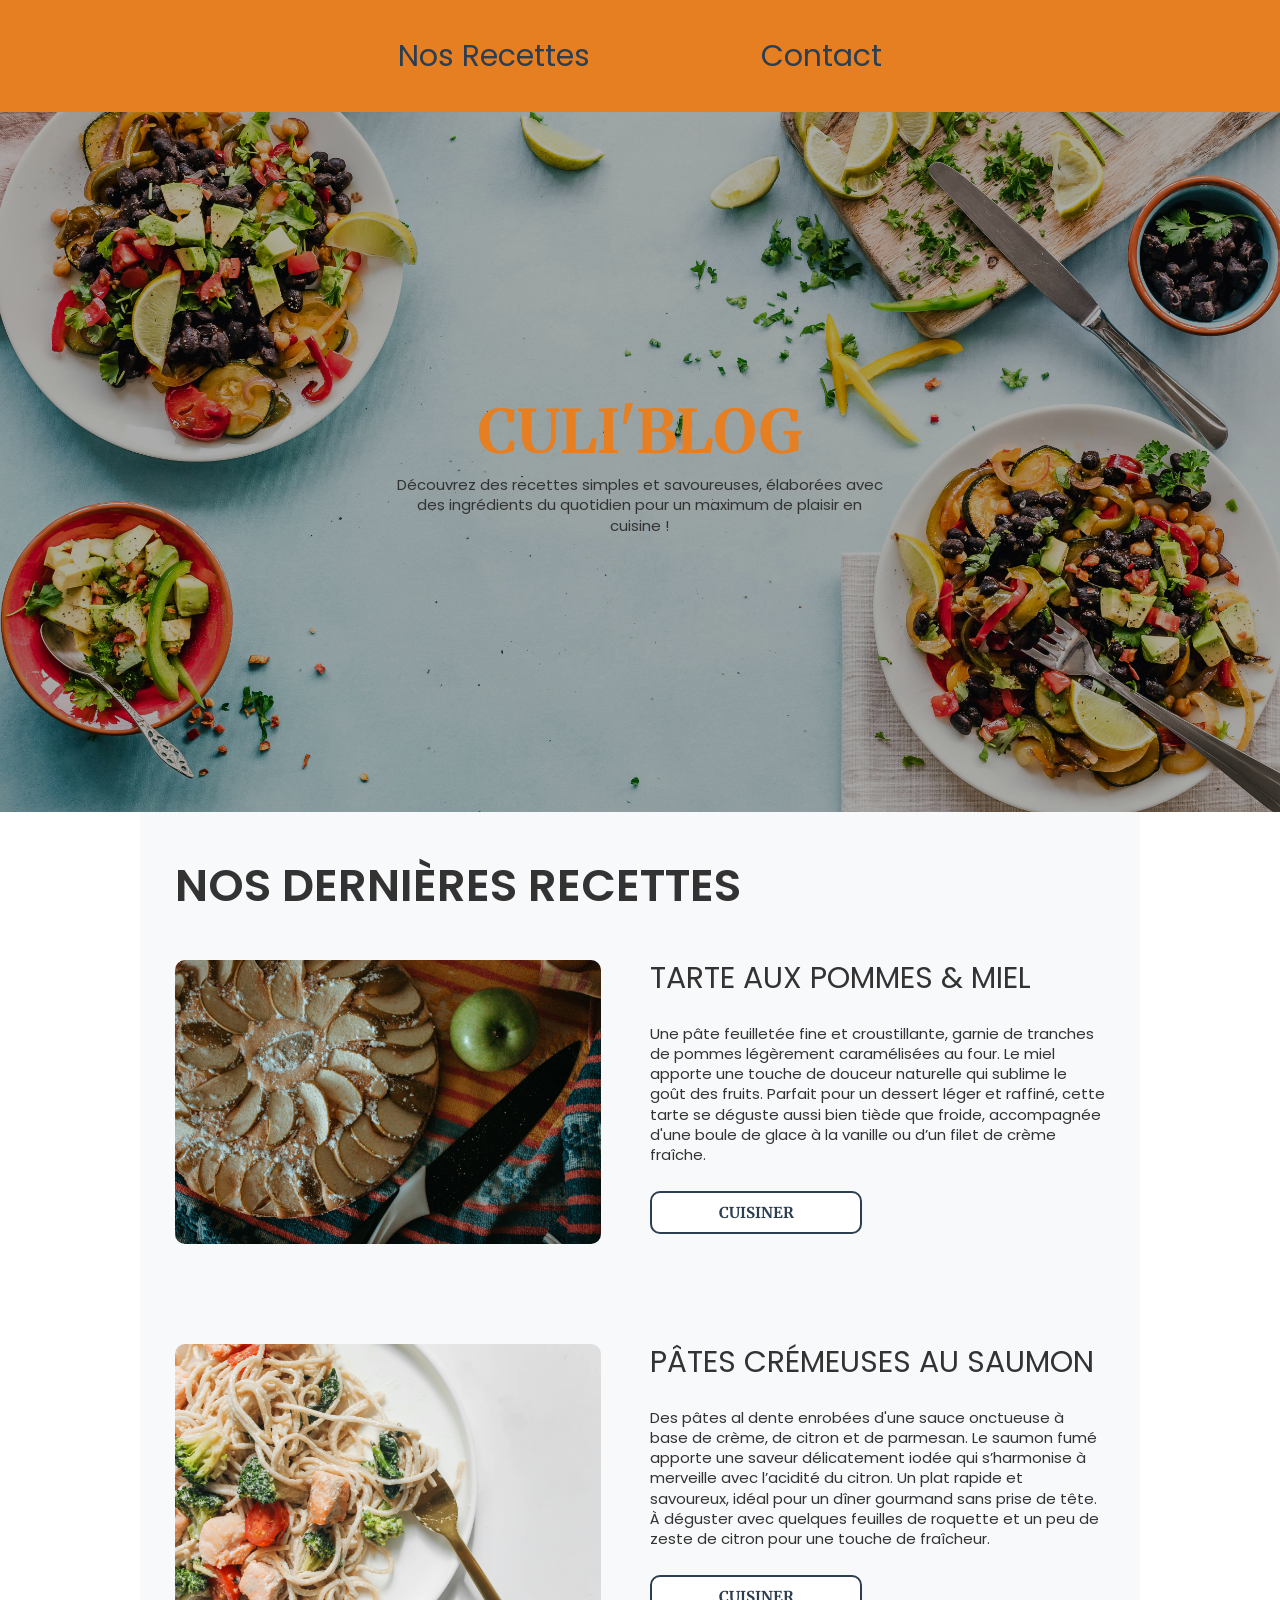
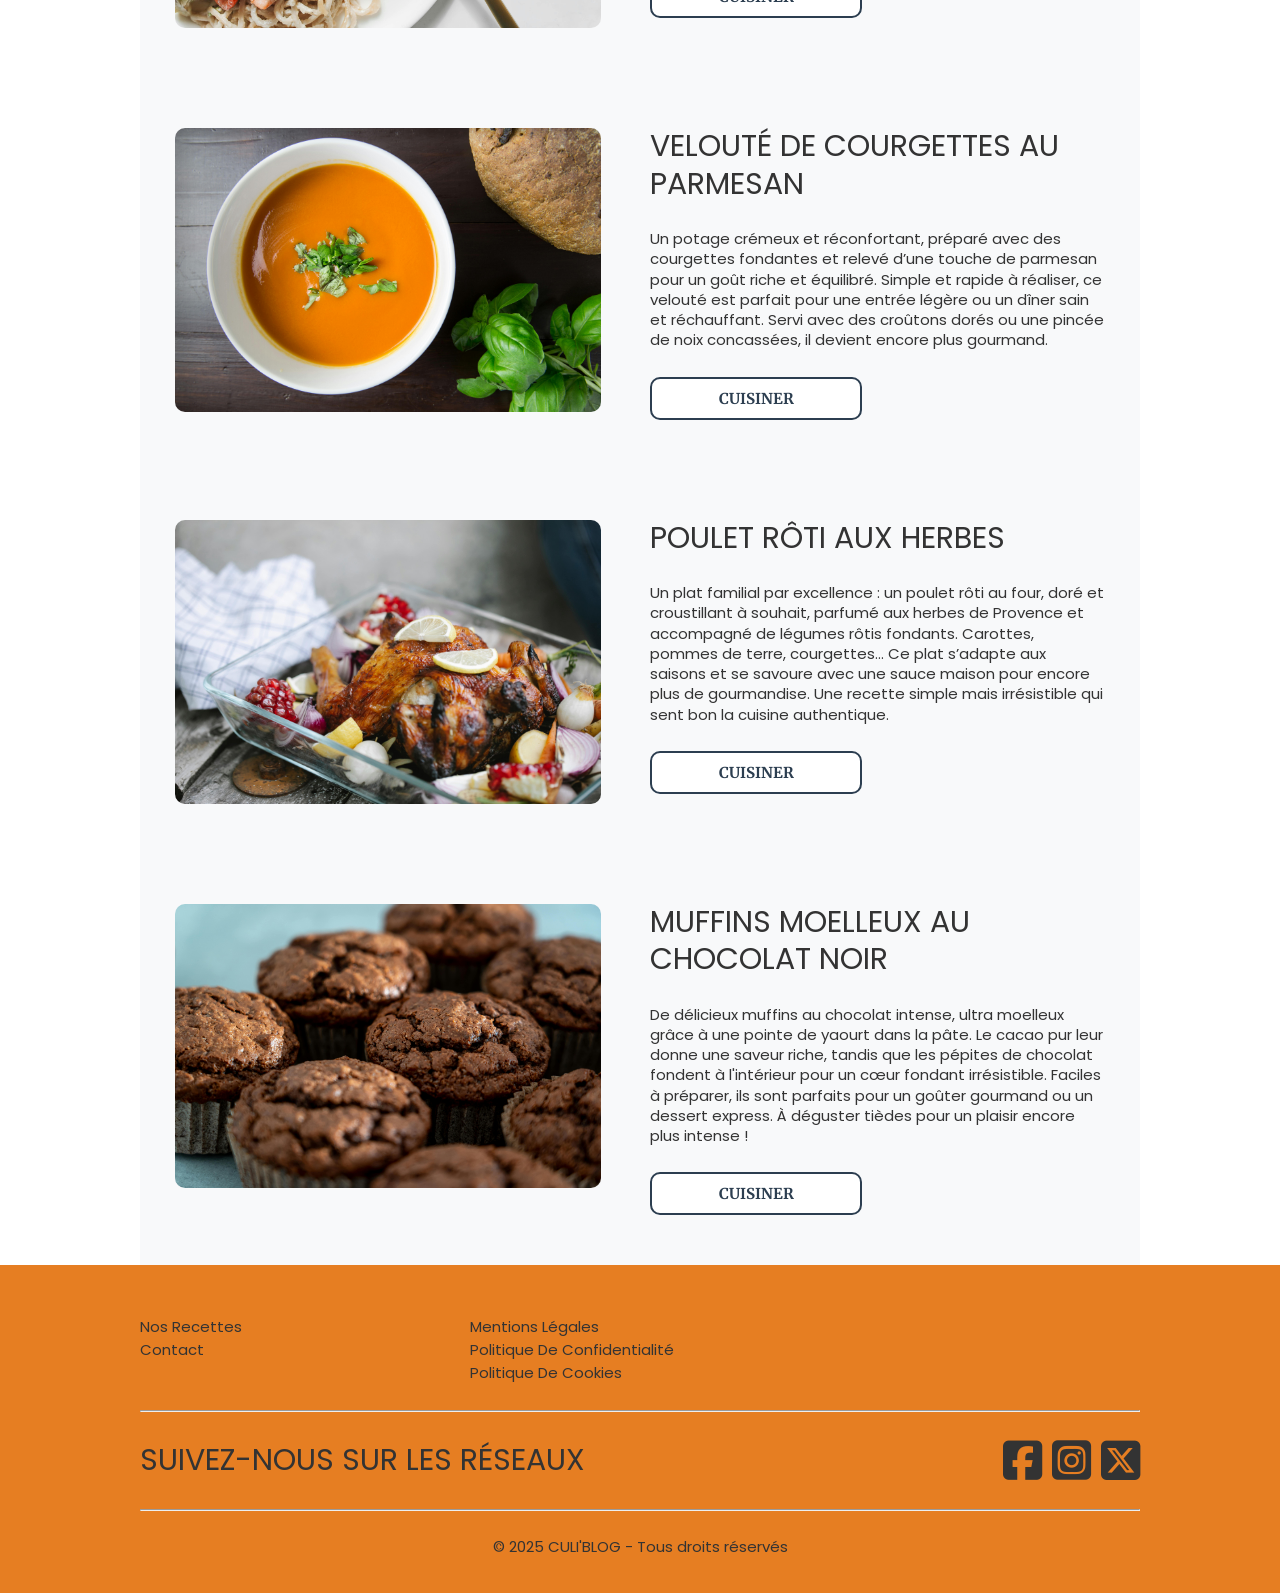
<file: index.html>
<!DOCTYPE html>
<html lang="fr">
<head>
    <meta charset="UTF-8">
    <meta name="viewport" content="width=device-width, initial-scale=1.0">
    <meta name="description" content="Culi'Blog - Découvrez des recettes simples et savoureuses pour égayer vos repas avec des ingrédients du quotidien." />
    <title>Culi'Blog</title>
    <link rel="stylesheet" href="style.css">
    <link rel="preconnect" href="https://fonts.googleapis.com">
    <link rel="preconnect" href="https://fonts.gstatic.com" crossorigin>
    <link href="https://fonts.googleapis.com/css2?family=Poppins:ital,wght@0,100;0,200;0,300;0,400;0,500;0,600;0,700;0,800;0,900;1,100;1,200;1,300;1,400;1,500;1,600;1,700;1,800;1,900&family=Work+Sans:ital,wght@0,100..900;1,100..900&display=swap" rel="stylesheet">
    <link href="https://fonts.googleapis.com/css2?family=Merriweather:ital,wght@0,100;0,200;0,300;0,400;0,500;0,600;0,700;0,800;0,900;1,100;1,200;1,300;1,400;1,500;1,600;1,700;1,800;1,900&family=Work+Sans:ital,wght@0,100..900;1,100..900&display=swap" rel="stylesheet">
    <link rel="stylesheet" href="https://cdnjs.cloudflare.com/ajax/libs/font-awesome/6.7.2/css/all.min.css" integrity="sha512-Evv84Mr4kqVGRNSgIGL/F/aIDqQb7xQ2vcrdIwxfjThSH8CSR7PBEakCr51Ck+w+/U6swU2Im1vVX0SVk9ABhg==" crossorigin="anonymous" referrerpolicy="no-referrer" />
</head>
</head>
<body>
    <header>
        <nav class="navbar">
            <ul class="menus">
                <li class="menu"><a href="index.html">nos recettes</a></li>
                <li class="menu"><a href="contact.html">contact</a></li>
            </ul>
        </nav>

        <div class="banner">
            <img class="banner-img" src="./img/banner.jpg" alt="Bannière avec des plats cuisinés">
            <div class="banner-text">
                <h1>culi'blog</h1>
                <p>Découvrez des recettes simples et savoureuses, élaborées avec des ingrédients du quotidien pour un maximum de plaisir en cuisine !</p>
            </div>
        </div>
    </header>

    <main>

        <h2>nos dernières recettes</h2>
        
        <div class="card-list">

            <article class="card">
                <img src="./img/tarte.jpg" alt="Une tarte au pommes posée sur une table, avec une pomme et un couteau à côté">
                <div>
                    <h3>tarte aux pommes & miel</h3>
                    <p>Une pâte feuilletée fine et croustillante, garnie de tranches de pommes légèrement caramélisées au four. Le miel apporte une touche de douceur naturelle qui sublime le goût des fruits. Parfait pour un dessert léger et raffiné, cette tarte se déguste aussi bien tiède que froide, accompagnée d'une boule de glace à la vanille ou d’un filet de crème fraîche.</p>
                    <a class="button" href="./recettes/tarte.html">cuisiner</a>
                </div>
            </article>

            <article class="card">
                <img src="./img/pates.jpg" alt="Une assiète de spaghettis avec des bouts de saumon, de brocolis et de tomates">
                <div>
                    <h3>pâtes crémeuses au saumon</h3>
                    <p>Des pâtes al dente enrobées d'une sauce onctueuse à base de crème, de citron et de parmesan. Le saumon fumé apporte une saveur délicatement iodée qui s’harmonise à merveille avec l’acidité du citron. Un plat rapide et savoureux, idéal pour un dîner gourmand sans prise de tête. À déguster avec quelques feuilles de roquette et un peu de zeste de citron pour une touche de fraîcheur.</p>
                    <a class="button" href="./recettes/pates.html">cuisiner</a>
                </div>
            </article>

            <article class="card">
                <img src="./img/soupe.jpg" alt="Une bol contenant un velouté de courgettes avec des herbes sur le dessus">
                <div>
                    <h3>velouté de courgettes au parmesan</h3>
                    <p>Un potage crémeux et réconfortant, préparé avec des courgettes fondantes et relevé d’une touche de parmesan pour un goût riche et équilibré. Simple et rapide à réaliser, ce velouté est parfait pour une entrée légère ou un dîner sain et réchauffant. Servi avec des croûtons dorés ou une pincée de noix concassées, il devient encore plus gourmand.</p>
                    <a class="button" href="./recettes/soupe.html">cuisiner</a>
                </div>
            </article>

            <article class="card">
                <img src="./img/poulet.jpg" alt="Un poulet rôti avec des herbes et légumes dans un plat en verre">
                <div>
                    <h3>poulet rôti aux herbes</h3>
                    <p>Un plat familial par excellence : un poulet rôti au four, doré et croustillant à souhait, parfumé aux herbes de Provence et accompagné de légumes rôtis fondants. Carottes, pommes de terre, courgettes… Ce plat s’adapte aux saisons et se savoure avec une sauce maison pour encore plus de gourmandise. Une recette simple mais irrésistible qui sent bon la cuisine authentique.</p>
                    <a class="button" href="./recettes/poulet.html">cuisiner</a>
                </div>
            </article>

            <article class="card">
                <img src="./img/muffin.jpg" alt="Plusieurs muffins au chocolat vus de très près">
                <div>
                    <h3>muffins moelleux au chocolat noir</h3>
                    <p>De délicieux muffins au chocolat intense, ultra moelleux grâce à une pointe de yaourt dans la pâte. Le cacao pur leur donne une saveur riche, tandis que les pépites de chocolat fondent à l'intérieur pour un cœur fondant irrésistible. Faciles à préparer, ils sont parfaits pour un goûter gourmand ou un dessert express. À déguster tièdes pour un plaisir encore plus intense !</p>
                    <a class="button" href="./recettes/muffin.html">cuisiner</a>
                </div>
            </article>

        </div>
    </main>

    <footer>
        <nav>
            <ul>
                <li><a href="index.html">nos recettes</a></li>
                <li><a href="contact.html">contact</a></li>
            </ul>
            <ul>
                <li><a href="#">mentions légales</a></li>
                <li><a href="#">politique de confidentialité</a></li>
                <li><a href="#">politique de cookies</a></li>
            </ul>
        </nav>

        <hr>

        <div class="socials">
            <h3>suivez-nous sur les réseaux</h3>
            <div class="icons">
                <i class="fa-brands fa-square-facebook fa-3x"></i>
                <i class="fa-brands fa-square-instagram fa-3x"></i>
                <i class="fa-brands fa-square-x-twitter fa-3x"></i>
            </div>
        </div>
        
        <hr>
        <p class="copyright">© 2025 CULI'BLOG - Tous droits réservés</p>

    </footer>
</body>
</html>
</file>
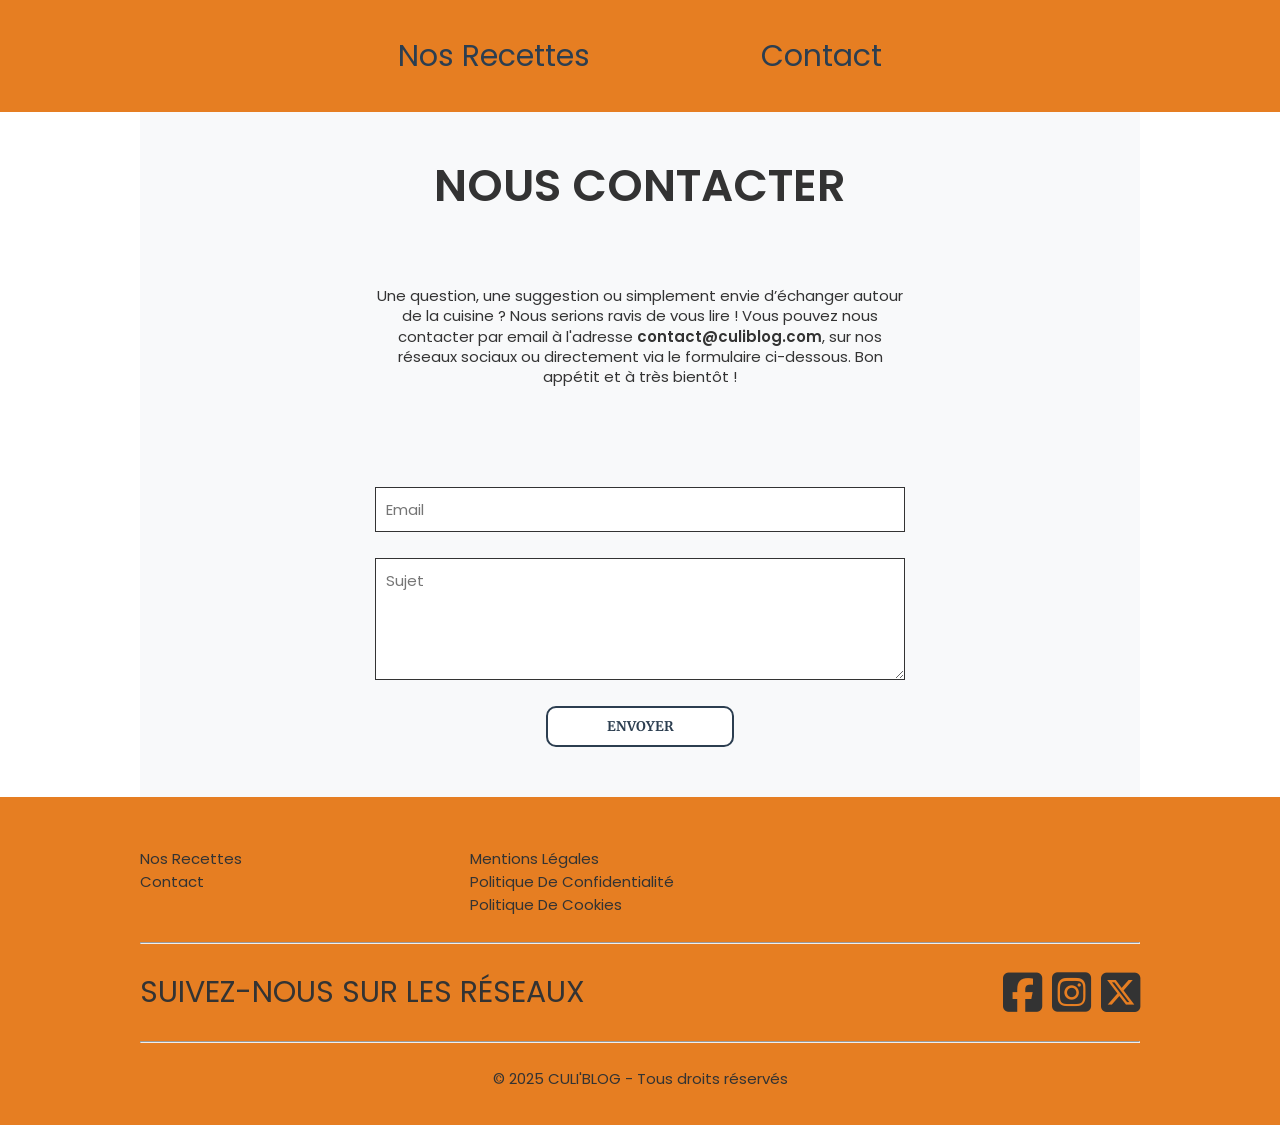
<file: contact.html>
<!DOCTYPE html>
<html lang="fr">
<head>
    <meta charset="UTF-8">
    <meta name="viewport" content="width=device-width, initial-scale=1.0">
    <meta name="description" content="Culi'Blog - Découvrez des recettes simples et savoureuses pour égayer vos repas avec des ingrédients du quotidien." />
    <title>Culi'Blog</title>
    <link rel="stylesheet" href="style.css">
    <link rel="preconnect" href="https://fonts.googleapis.com">
    <link rel="preconnect" href="https://fonts.gstatic.com" crossorigin>
    <link href="https://fonts.googleapis.com/css2?family=Poppins:ital,wght@0,100;0,200;0,300;0,400;0,500;0,600;0,700;0,800;0,900;1,100;1,200;1,300;1,400;1,500;1,600;1,700;1,800;1,900&family=Work+Sans:ital,wght@0,100..900;1,100..900&display=swap" rel="stylesheet">
    <link href="https://fonts.googleapis.com/css2?family=Merriweather:ital,wght@0,100;0,200;0,300;0,400;0,500;0,600;0,700;0,800;0,900;1,100;1,200;1,300;1,400;1,500;1,600;1,700;1,800;1,900&family=Work+Sans:ital,wght@0,100..900;1,100..900&display=swap" rel="stylesheet">
    <link rel="stylesheet" href="https://cdnjs.cloudflare.com/ajax/libs/font-awesome/6.7.2/css/all.min.css" integrity="sha512-Evv84Mr4kqVGRNSgIGL/F/aIDqQb7xQ2vcrdIwxfjThSH8CSR7PBEakCr51Ck+w+/U6swU2Im1vVX0SVk9ABhg==" crossorigin="anonymous" referrerpolicy="no-referrer" />
</head>
</head>
<body>
    <header>
        <nav class="navbar">
            <ul class="menus">
                <li class="menu"><a href="index.html">nos recettes</a></li>
                <li class="menu"><a href="contact.html">contact</a></li>
            </ul>
        </nav>
    </header>
    <main>
        <div class="contact">

            <div>
                <h2>nous contacter</h2>
                <p>Une question, une suggestion ou simplement envie d’échanger autour de la cuisine ? Nous serions ravis de vous lire ! Vous pouvez nous contacter par email à l'adresse <span>contact@culiblog.com</span>, sur nos réseaux sociaux ou directement via le formulaire ci-dessous. Bon appétit et à très bientôt !</p>
            </div>

            <form id="contact-form" action="#" method="post">
                <input placeholder="Email" type="email" name="email" id="email">
                <textarea placeholder="Sujet" name="subject" id="subject"></textarea>
                <button class="button" submit>envoyer</button>
            </form>
        </div>
    </main>
    <footer>
        <nav>
            <ul>
                <li><a href="index.html">nos recettes</a></li>
                <li><a href="contact.html">contact</a></li>
            </ul>
            <ul>
                <li><a href="#">mentions légales</a></li>
                <li><a href="#">politique de confidentialité</a></li>
                <li><a href="#">politique de cookies</a></li>
            </ul>
        </nav>

        <hr>

        <div class="socials">
            <h3>suivez-nous sur les réseaux</h3>
            <div class="icons">
                <i class="fa-brands fa-square-facebook fa-3x"></i>
                <i class="fa-brands fa-square-instagram fa-3x"></i>
                <i class="fa-brands fa-square-x-twitter fa-3x"></i>
            </div>
        </div>
        
        <hr>
        <p class="copyright">© 2025 CULI'BLOG - Tous droits réservés</p>

    </footer>
</body>
</html>
</file>
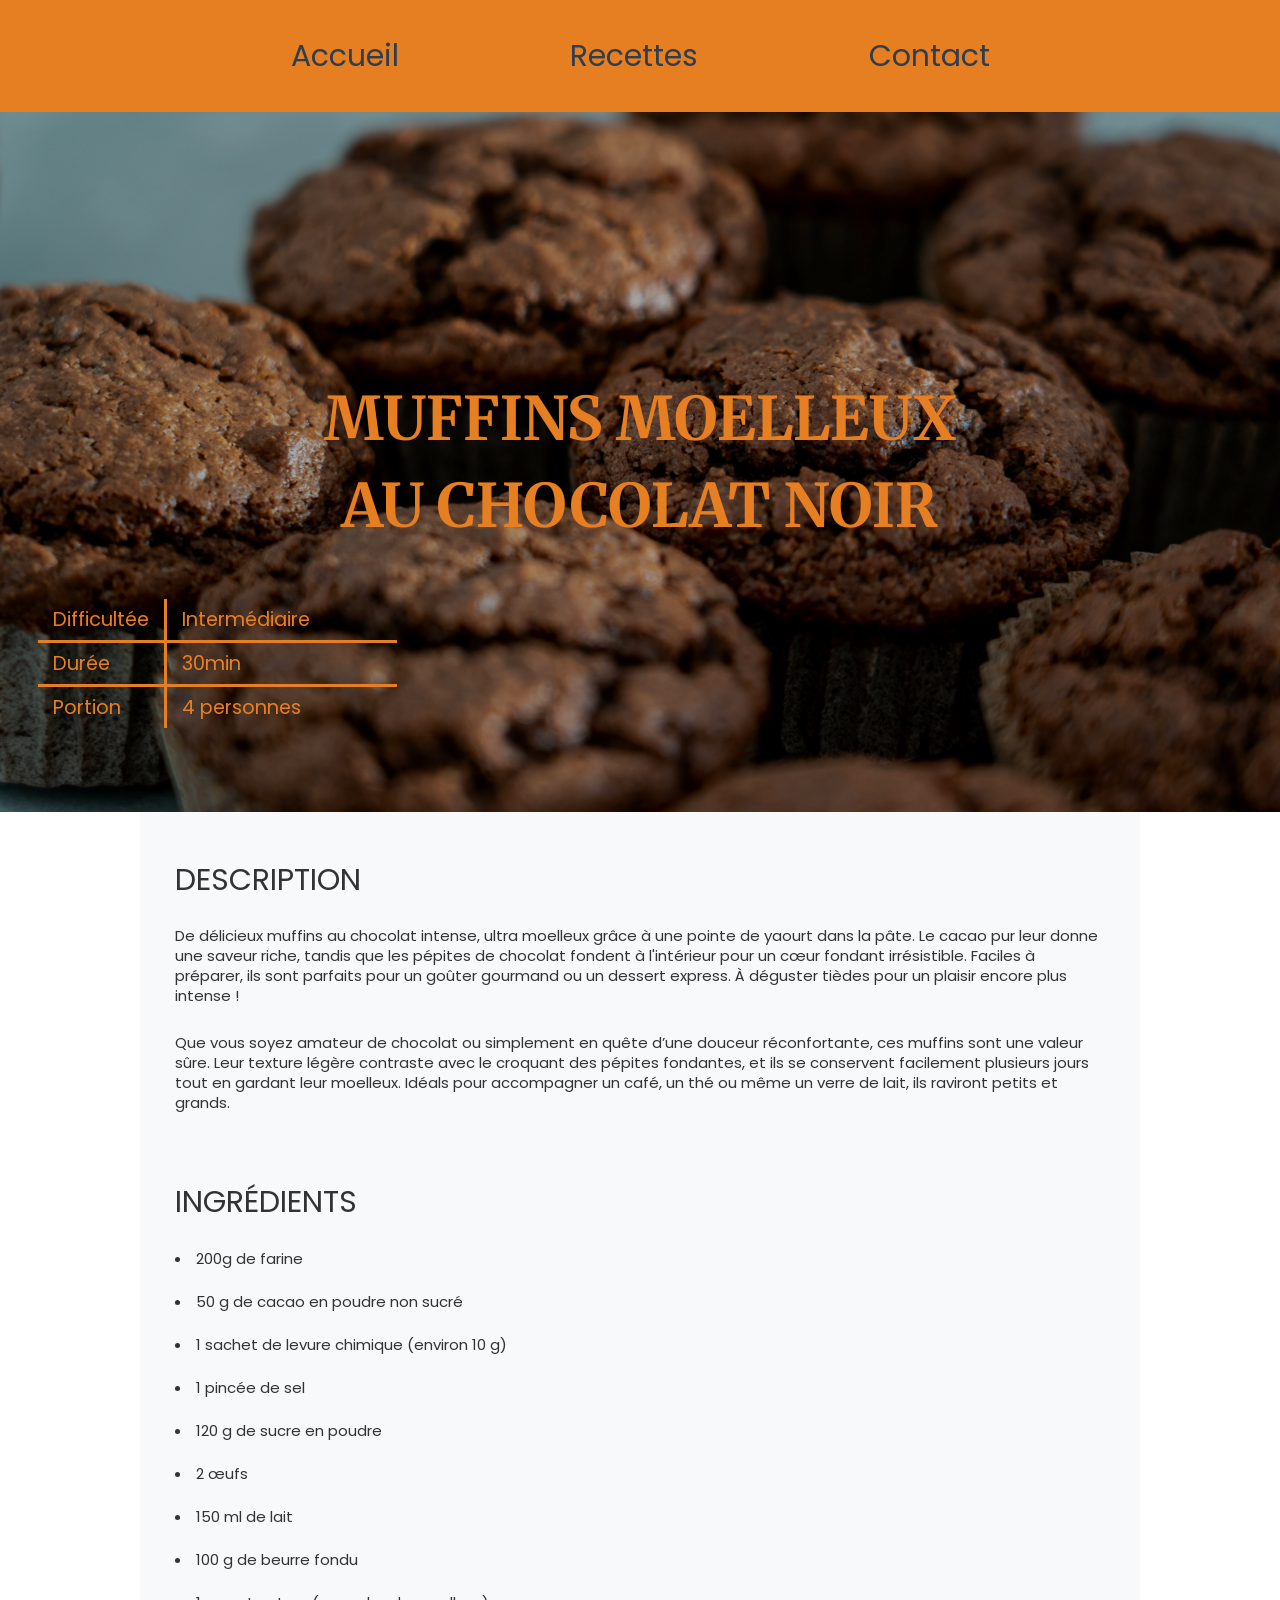
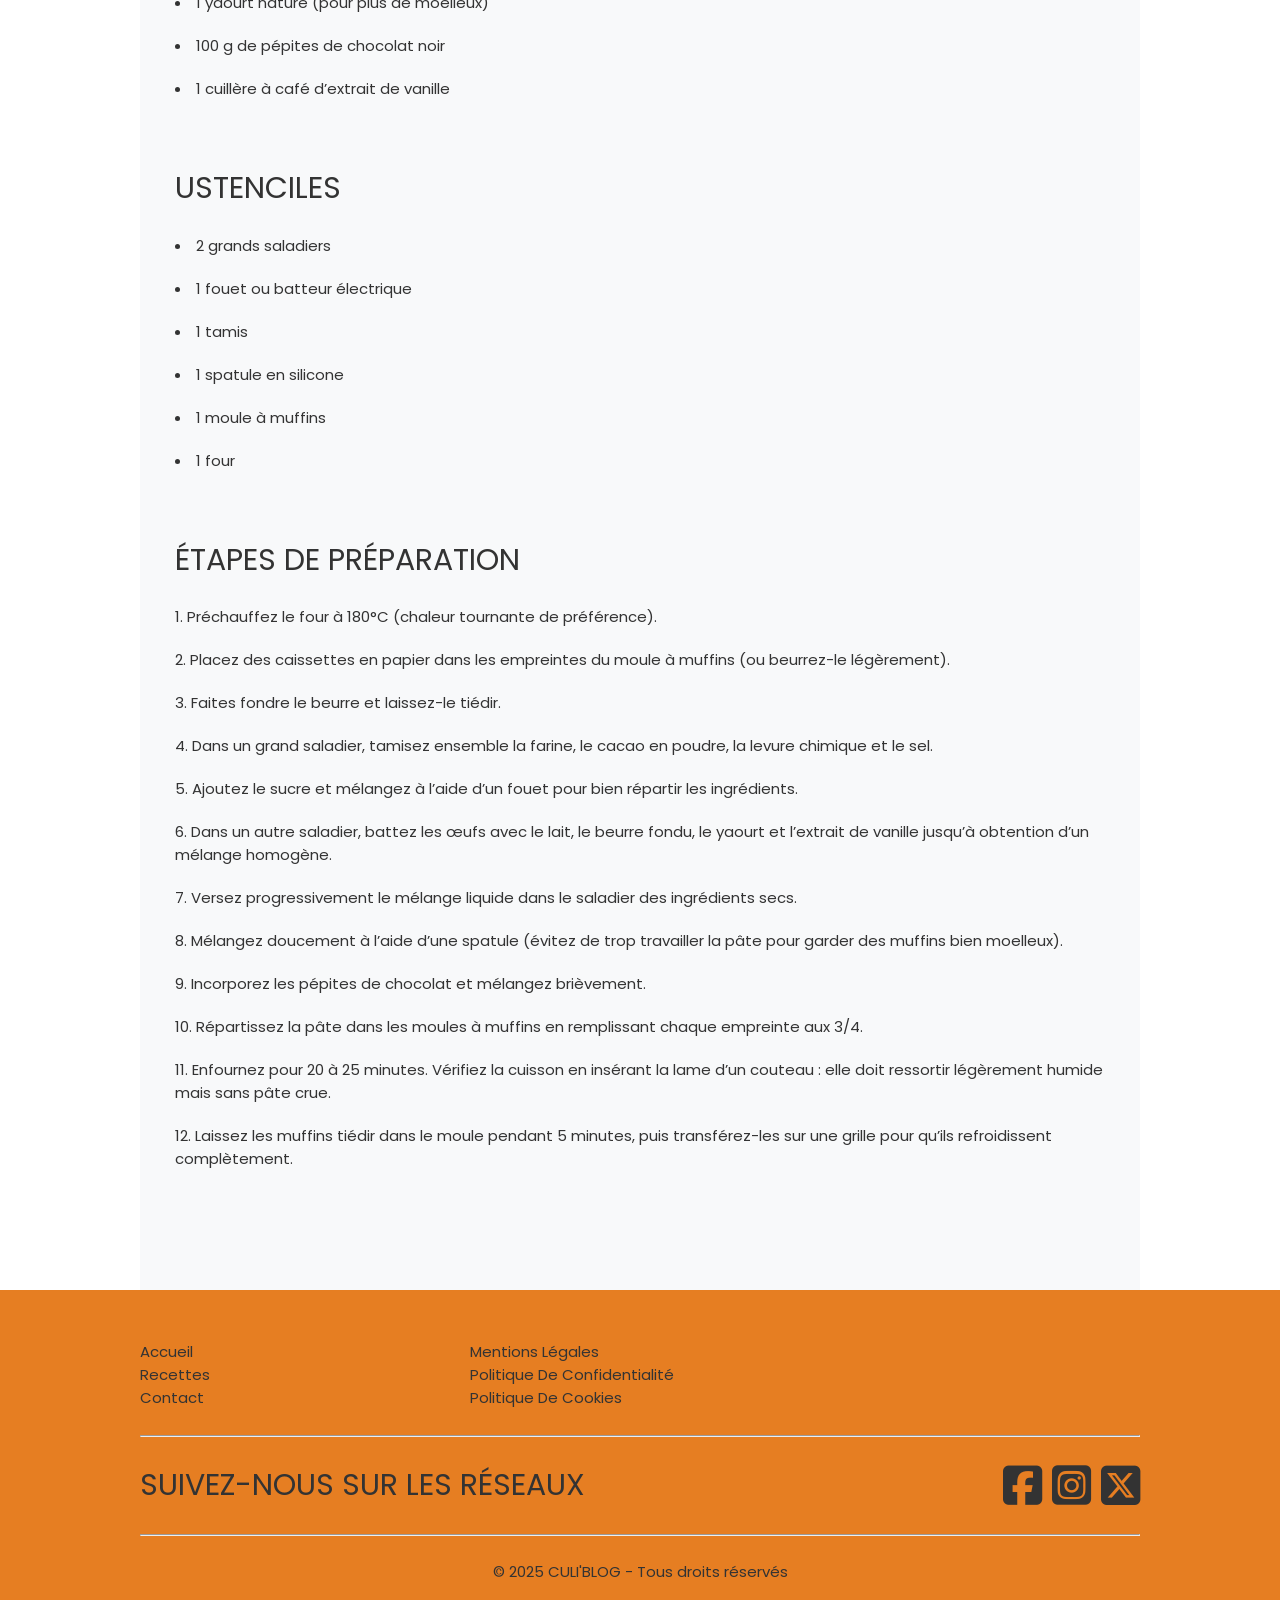
<file: recettes/muffin.html>
<!DOCTYPE html>
<html lang="fr">
<head>
    <meta charset="UTF-8">
    <meta name="viewport" content="width=device-width, initial-scale=1.0">
    <meta name="description" content="Culi'Blog - Découvrez des recettes simples et savoureuses pour égayer vos repas avec des ingrédients du quotidien." />
    <title>Culi'Blog</title>
    <link rel="stylesheet" href="../style.css">
    <link rel="preconnect" href="https://fonts.googleapis.com">
    <link rel="preconnect" href="https://fonts.gstatic.com" crossorigin>
    <link href="https://fonts.googleapis.com/css2?family=Poppins:ital,wght@0,100;0,200;0,300;0,400;0,500;0,600;0,700;0,800;0,900;1,100;1,200;1,300;1,400;1,500;1,600;1,700;1,800;1,900&family=Work+Sans:ital,wght@0,100..900;1,100..900&display=swap" rel="stylesheet">
    <link href="https://fonts.googleapis.com/css2?family=Merriweather:ital,wght@0,100;0,200;0,300;0,400;0,500;0,600;0,700;0,800;0,900;1,100;1,200;1,300;1,400;1,500;1,600;1,700;1,800;1,900&family=Work+Sans:ital,wght@0,100..900;1,100..900&display=swap" rel="stylesheet">
    <link rel="stylesheet" href="https://cdnjs.cloudflare.com/ajax/libs/font-awesome/6.7.2/css/all.min.css" integrity="sha512-Evv84Mr4kqVGRNSgIGL/F/aIDqQb7xQ2vcrdIwxfjThSH8CSR7PBEakCr51Ck+w+/U6swU2Im1vVX0SVk9ABhg==" crossorigin="anonymous" referrerpolicy="no-referrer" />
</head>
<body>
    <header>
        <nav class="navbar">
            <ul class="menus">
                <li class="menu"><a href="../index.html">accueil</a></li>
                <li class="menu"><a href="#">recettes</a></li>
                <li class="menu"><a href="../contact.html">contact</a></li>
            </ul>
        </nav>

        <div class="banner">
            <img class="banner-img" src="../img/muffin.jpg" alt="Plusieurs muffins au chocolat vus de très près">
            <div class="banner-text">
                <h1>muffins moelleux au chocolat noir</h1>
            </div>

            <table class="receipe-info">
                <tbody>
                    <tr>
                        <td>Difficultée</td>
                        <td>Intermédiaire</td>
                    </tr>
                    <tr>
                        <td>Durée</td>
                        <td>30min</td>
                    </tr>
                    <tr>
                        <td>Portion</td>
                        <td>4 personnes</td>
                    </tr>
                </tbody>
            </table>
        </div>
    </header>

    <main>

        <section>
            <h3>description</h3>
            <p>De délicieux muffins au chocolat intense, ultra moelleux grâce à une pointe de yaourt dans la pâte. Le cacao pur leur donne une saveur riche, tandis que les pépites de chocolat fondent à l'intérieur pour un cœur fondant irrésistible. Faciles à préparer, ils sont parfaits pour un goûter gourmand ou un dessert express. À déguster tièdes pour un plaisir encore plus intense !</p>
            <p>Que vous soyez amateur de chocolat ou simplement en quête d’une douceur réconfortante, ces muffins sont une valeur sûre. Leur texture légère contraste avec le croquant des pépites fondantes, et ils se conservent facilement plusieurs jours tout en gardant leur moelleux. Idéals pour accompagner un café, un thé ou même un verre de lait, ils raviront petits et grands.</p>
        </section>

        <section>
            <h3>ingrédients</h3>
            <ul class="ingredient-list">
                <li>200g de farine</li>
                <li>50 g de cacao en poudre non sucré</li>
                <li>1 sachet de levure chimique (environ 10 g)</li>
                <li>1 pincée de sel</li>
                <li>120 g de sucre en poudre</li>
                <li>2 œufs</li>
                <li>150 ml de lait</li>
                <li>100 g de beurre fondu</li>
                <li>1 yaourt nature (pour plus de moelleux)</li>
                <li>100 g de pépites de chocolat noir</li>
                <li>1 cuillère à café d’extrait de vanille</li>
            </ul>
        </section>

        <section>
            <h3>ustenciles</h3>
            <ul class="ingredient-list">
                <li>2 grands saladiers</li>
                <li>1 fouet ou batteur électrique</li>
                <li>1 tamis</li>
                <li>1 spatule en silicone</li>
                <li>1 moule à muffins</li>
                <li>1 four</li>
            </ul>
        </section>

        <section>
            <h3>étapes de préparation</h3>
            <ul class="step-list">
                <li>Préchauffez le four à 180°C (chaleur tournante de préférence).</li>
                <li>Placez des caissettes en papier dans les empreintes du moule à muffins (ou beurrez-le légèrement).</li>
                <li>Faites fondre le beurre et laissez-le tiédir.</li>
                <li>Dans un grand saladier, tamisez ensemble la farine, le cacao en poudre, la levure chimique et le sel.</li>
                <li>Ajoutez le sucre et mélangez à l’aide d’un fouet pour bien répartir les ingrédients.</li>
                <li>Dans un autre saladier, battez les œufs avec le lait, le beurre fondu, le yaourt et l’extrait de vanille jusqu’à obtention d’un mélange homogène.</li>
                <li>Versez progressivement le mélange liquide dans le saladier des ingrédients secs.</li>
                <li>Mélangez doucement à l’aide d’une spatule (évitez de trop travailler la pâte pour garder des muffins bien moelleux).</li>
                <li>Incorporez les pépites de chocolat et mélangez brièvement.</li>
                <li>Répartissez la pâte dans les moules à muffins en remplissant chaque empreinte aux 3/4.</li>
                <li>Enfournez pour 20 à 25 minutes. Vérifiez la cuisson en insérant la lame d’un couteau : elle doit ressortir légèrement humide mais sans pâte crue.</li>
                <li>Laissez les muffins tiédir dans le moule pendant 5 minutes, puis transférez-les sur une grille pour qu’ils refroidissent complètement.</li>
            </ul>
        </section>

    </main>

    <footer>
        <nav>
            <ul>
                <li><a href="../index.html">accueil</a></li>
                <li><a href="#">recettes</a></li>
                <li><a href="../contact.html">contact</a></li>
            </ul>
            <ul>
                <li><a href="#">mentions légales</a></li>
                <li><a href="#">politique de confidentialité</a></li>
                <li><a href="#">politique de cookies</a></li>
            </ul>
        </nav>

        <hr>

        <div class="socials">
            <h3>suivez-nous sur les réseaux</h3>
            <div class="icons">
                <i class="fa-brands fa-square-facebook fa-3x"></i>
                <i class="fa-brands fa-square-instagram fa-3x"></i>
                <i class="fa-brands fa-square-x-twitter fa-3x"></i>
            </div>
        </div>
        
        <hr>
        <p class="copyright">© 2025 CULI'BLOG - Tous droits réservés</p>

    </footer>


</body>
</html>
</file>
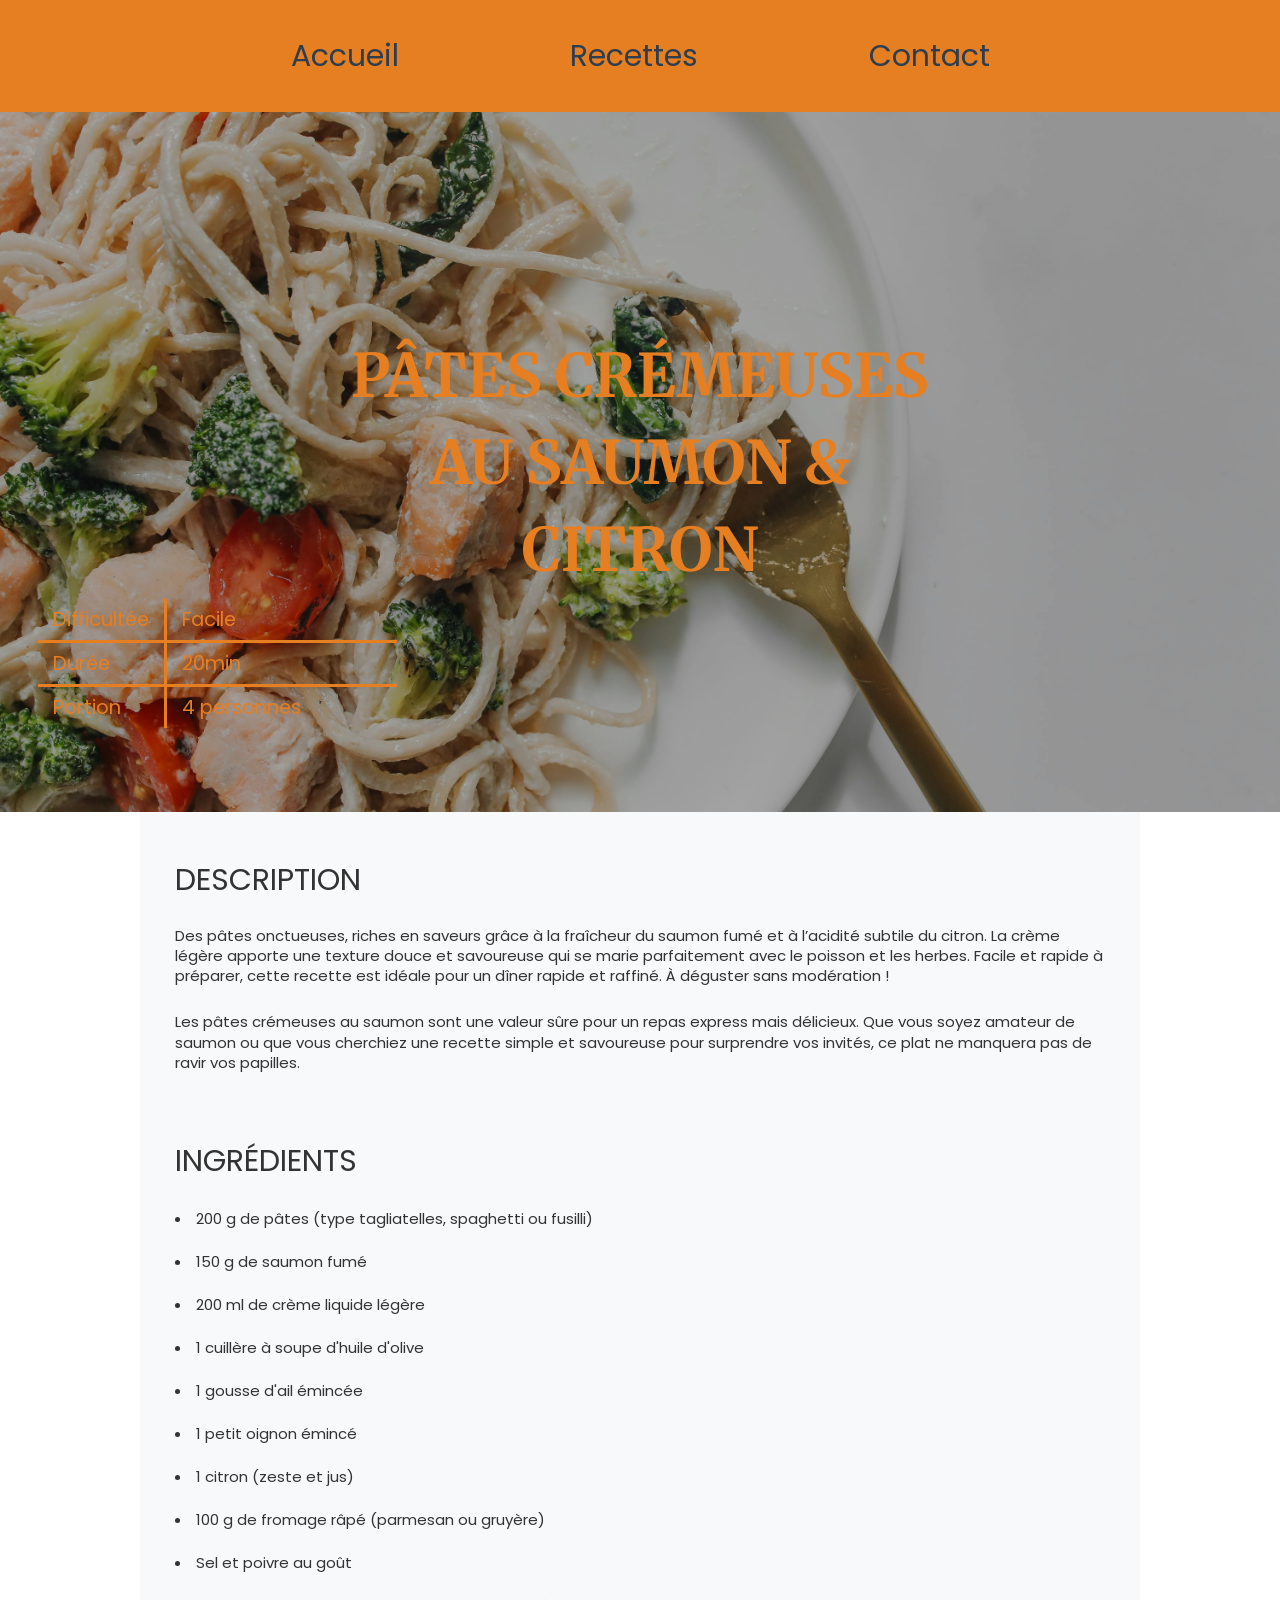
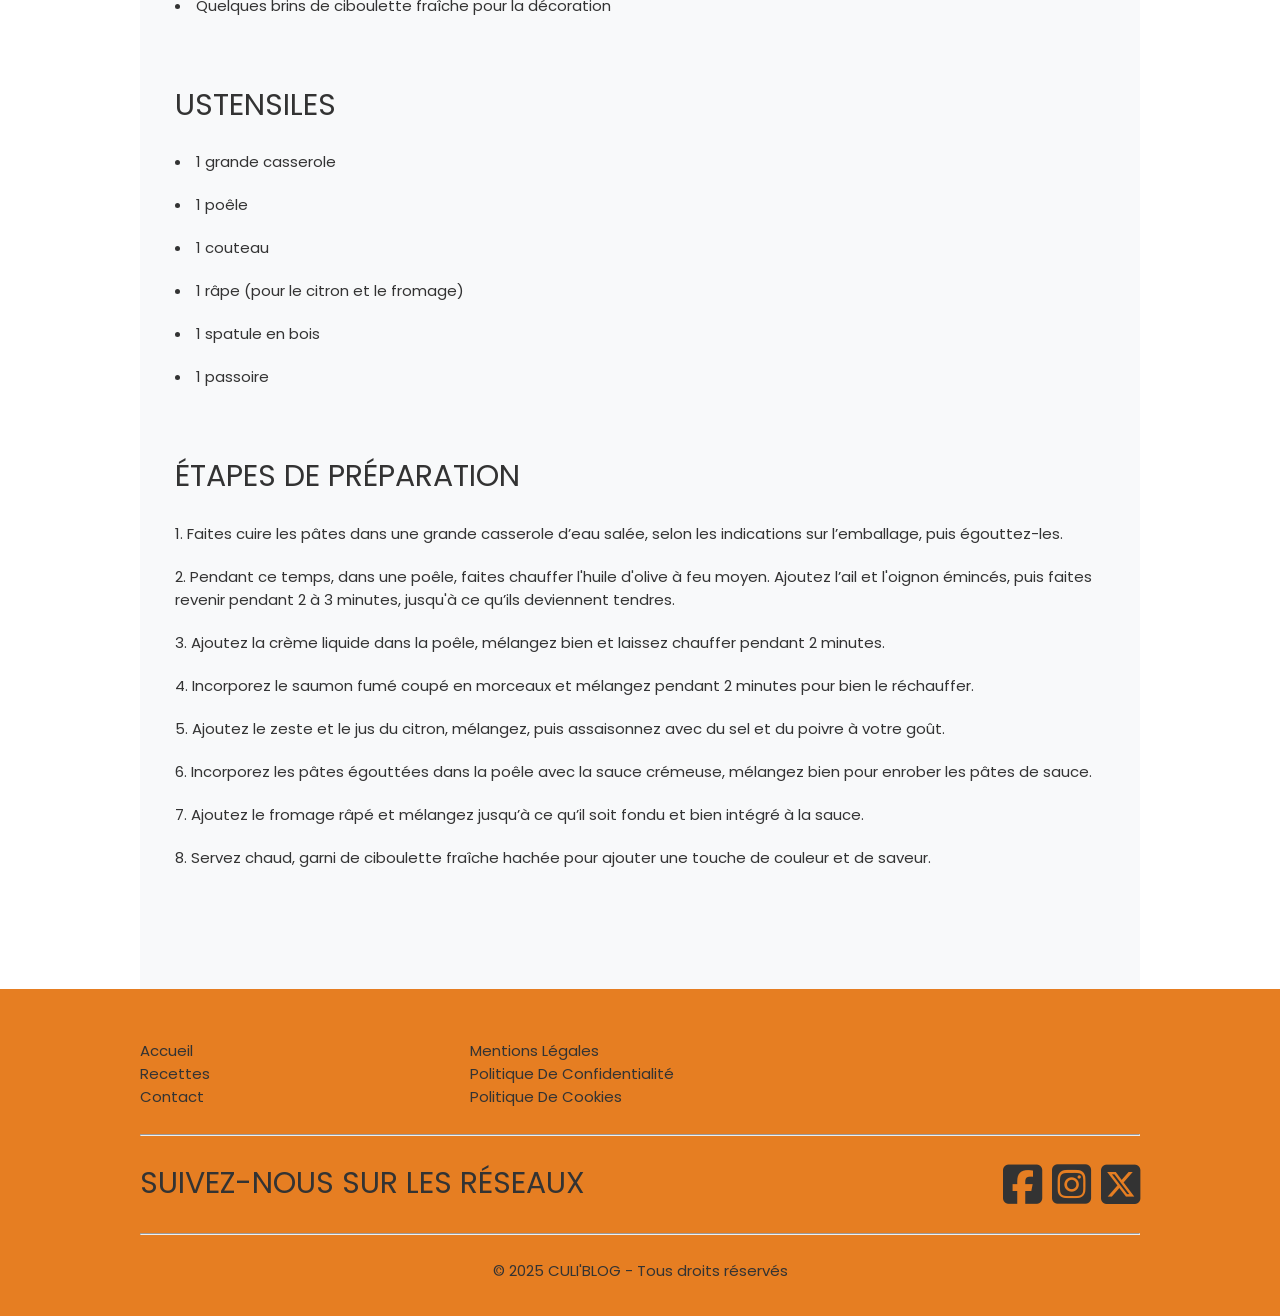
<file: recettes/pates.html>
<!DOCTYPE html>
<html lang="fr">
<head>
    <meta charset="UTF-8">
    <meta name="viewport" content="width=device-width, initial-scale=1.0">
    <meta name="description" content="Culi'Blog - Découvrez des recettes simples et savoureuses pour égayer vos repas avec des ingrédients du quotidien." />
    <title>Culi'Blog</title>
    <link rel="stylesheet" href="../style.css">
    <link rel="preconnect" href="https://fonts.googleapis.com">
    <link rel="preconnect" href="https://fonts.gstatic.com" crossorigin>
    <link href="https://fonts.googleapis.com/css2?family=Poppins:ital,wght@0,100;0,200;0,300;0,400;0,500;0,600;0,700;0,800;0,900;1,100;1,200;1,300;1,400;1,500;1,600;1,700;1,800;1,900&family=Work+Sans:ital,wght@0,100..900;1,100..900&display=swap" rel="stylesheet">
    <link href="https://fonts.googleapis.com/css2?family=Merriweather:ital,wght@0,100;0,200;0,300;0,400;0,500;0,600;0,700;0,800;0,900;1,100;1,200;1,300;1,400;1,500;1,600;1,700;1,800;1,900&family=Work+Sans:ital,wght@0,100..900;1,100..900&display=swap" rel="stylesheet">
    <link rel="stylesheet" href="https://cdnjs.cloudflare.com/ajax/libs/font-awesome/6.7.2/css/all.min.css" integrity="sha512-Evv84Mr4kqVGRNSgIGL/F/aIDqQb7xQ2vcrdIwxfjThSH8CSR7PBEakCr51Ck+w+/U6swU2Im1vVX0SVk9ABhg==" crossorigin="anonymous" referrerpolicy="no-referrer" />
</head>
<body>
    <header>
        <nav class="navbar">
            <ul class="menus">
                <li class="menu"><a href="../index.html">accueil</a></li>
                <li class="menu"><a href="#">recettes</a></li>
                <li class="menu"><a href="../contact.html">contact</a></li>
            </ul>
        </nav>

        <div class="banner">
            <img class="banner-img" src="../img/pates.jpg" alt="Une assiète de spaghettis avec des bouts de saumon, de brocolis et de tomates">
            <div class="banner-text">
                <h1>Pâtes Crémeuses au Saumon & Citron</h1>
            </div>

            <table class="receipe-info">
                <tbody>
                    <tr>
                        <td>Difficultée</td>
                        <td>Facile</td>
                    </tr>
                    <tr>
                        <td>Durée</td>
                        <td>20min</td>
                    </tr>
                    <tr>
                        <td>Portion</td>
                        <td>4 personnes</td>
                    </tr>
                </tbody>
            </table>
        </div>
    </header>

    <main>

        <section>
            <h3>description</h3>
            <p>Des pâtes onctueuses, riches en saveurs grâce à la fraîcheur du saumon fumé et à l’acidité subtile du citron. La crème légère apporte une texture douce et savoureuse qui se marie parfaitement avec le poisson et les herbes. Facile et rapide à préparer, cette recette est idéale pour un dîner rapide et raffiné. À déguster sans modération !</p>
            <p>Les pâtes crémeuses au saumon sont une valeur sûre pour un repas express mais délicieux. Que vous soyez amateur de saumon ou que vous cherchiez une recette simple et savoureuse pour surprendre vos invités, ce plat ne manquera pas de ravir vos papilles.</p>
        </section>

        <section>
            <h3>ingrédients</h3>
            <ul class="ingredient-list">
                <li>200 g de pâtes (type tagliatelles, spaghetti ou fusilli)</li>
                <li>150 g de saumon fumé</li>
                <li>200 ml de crème liquide légère</li>
                <li>1 cuillère à soupe d'huile d'olive</li>
                <li>1 gousse d'ail émincée</li>
                <li>1 petit oignon émincé</li>
                <li>1 citron (zeste et jus)</li>
                <li>100 g de fromage râpé (parmesan ou gruyère)</li>
                <li>Sel et poivre au goût</li>
                <li>Quelques brins de ciboulette fraîche pour la décoration</li>
            </ul>
        </section>

        <section>
            <h3>ustensiles</h3>
            <ul class="ingredient-list">
                <li>1 grande casserole</li>
                <li>1 poêle</li>
                <li>1 couteau</li>
                <li>1 râpe (pour le citron et le fromage)</li>
                <li>1 spatule en bois</li>
                <li>1 passoire</li>
            </ul>
        </section>

        <section>
            <h3>étapes de préparation</h3>
            <ul class="step-list">
                <li>Faites cuire les pâtes dans une grande casserole d’eau salée, selon les indications sur l’emballage, puis égouttez-les.</li>
                <li>Pendant ce temps, dans une poêle, faites chauffer l'huile d'olive à feu moyen. Ajoutez l’ail et l'oignon émincés, puis faites revenir pendant 2 à 3 minutes, jusqu'à ce qu’ils deviennent tendres.</li>
                <li>Ajoutez la crème liquide dans la poêle, mélangez bien et laissez chauffer pendant 2 minutes.</li>
                <li>Incorporez le saumon fumé coupé en morceaux et mélangez pendant 2 minutes pour bien le réchauffer.</li>
                <li>Ajoutez le zeste et le jus du citron, mélangez, puis assaisonnez avec du sel et du poivre à votre goût.</li>
                <li>Incorporez les pâtes égouttées dans la poêle avec la sauce crémeuse, mélangez bien pour enrober les pâtes de sauce.</li>
                <li>Ajoutez le fromage râpé et mélangez jusqu’à ce qu’il soit fondu et bien intégré à la sauce.</li>
                <li>Servez chaud, garni de ciboulette fraîche hachée pour ajouter une touche de couleur et de saveur.</li>
            </ul>
        </section>

    </main>

    <footer>
        <nav>
            <ul>
                <li><a href="../index.html">accueil</a></li>
                <li><a href="#">recettes</a></li>
                <li><a href="../contact.html">contact</a></li>
            </ul>
            <ul>
                <li><a href="#">mentions légales</a></li>
                <li><a href="#">politique de confidentialité</a></li>
                <li><a href="#">politique de cookies</a></li>
            </ul>
        </nav>

        <hr>

        <div class="socials">
            <h3>suivez-nous sur les réseaux</h3>
            <div class="icons">
                <i class="fa-brands fa-square-facebook fa-3x"></i>
                <i class="fa-brands fa-square-instagram fa-3x"></i>
                <i class="fa-brands fa-square-x-twitter fa-3x"></i>
            </div>
        </div>
        
        <hr>
        <p class="copyright">© 2025 CULI'BLOG - Tous droits réservés</p>

    </footer>


</body>
</html>
</file>
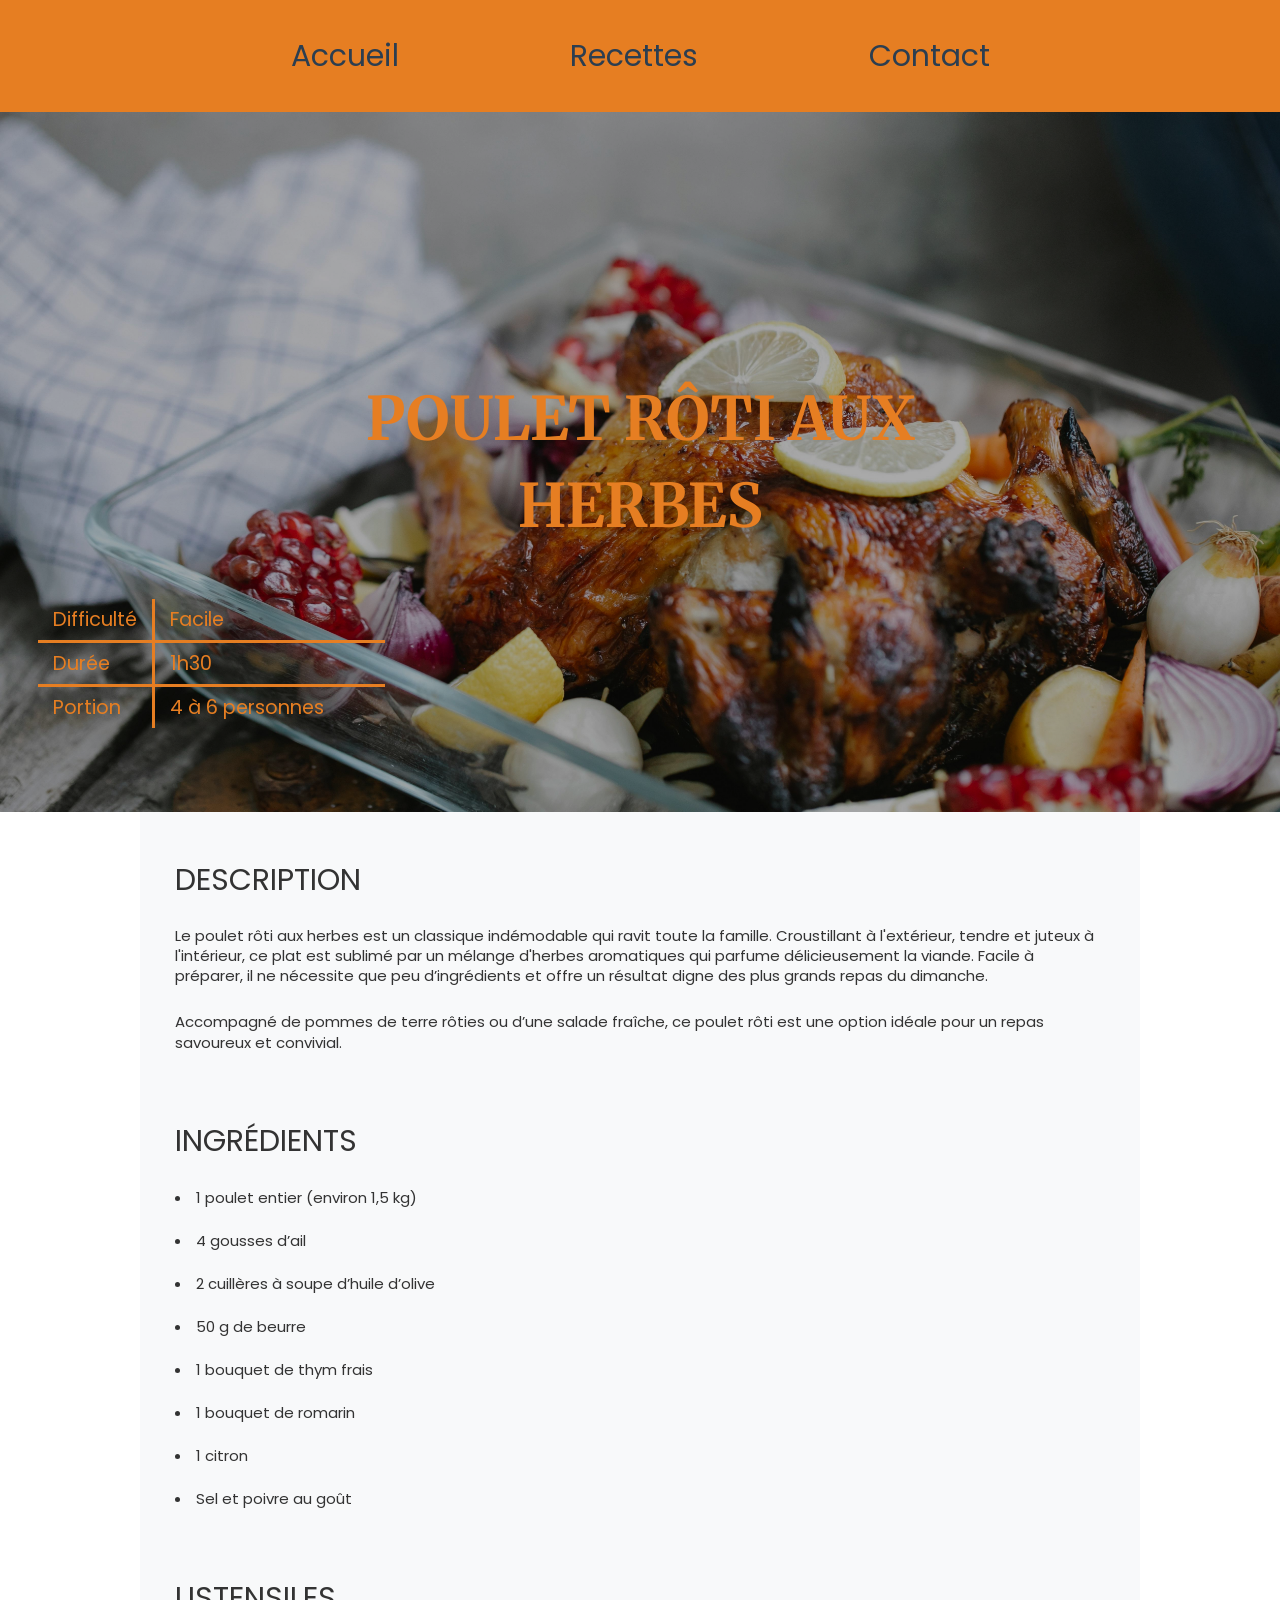
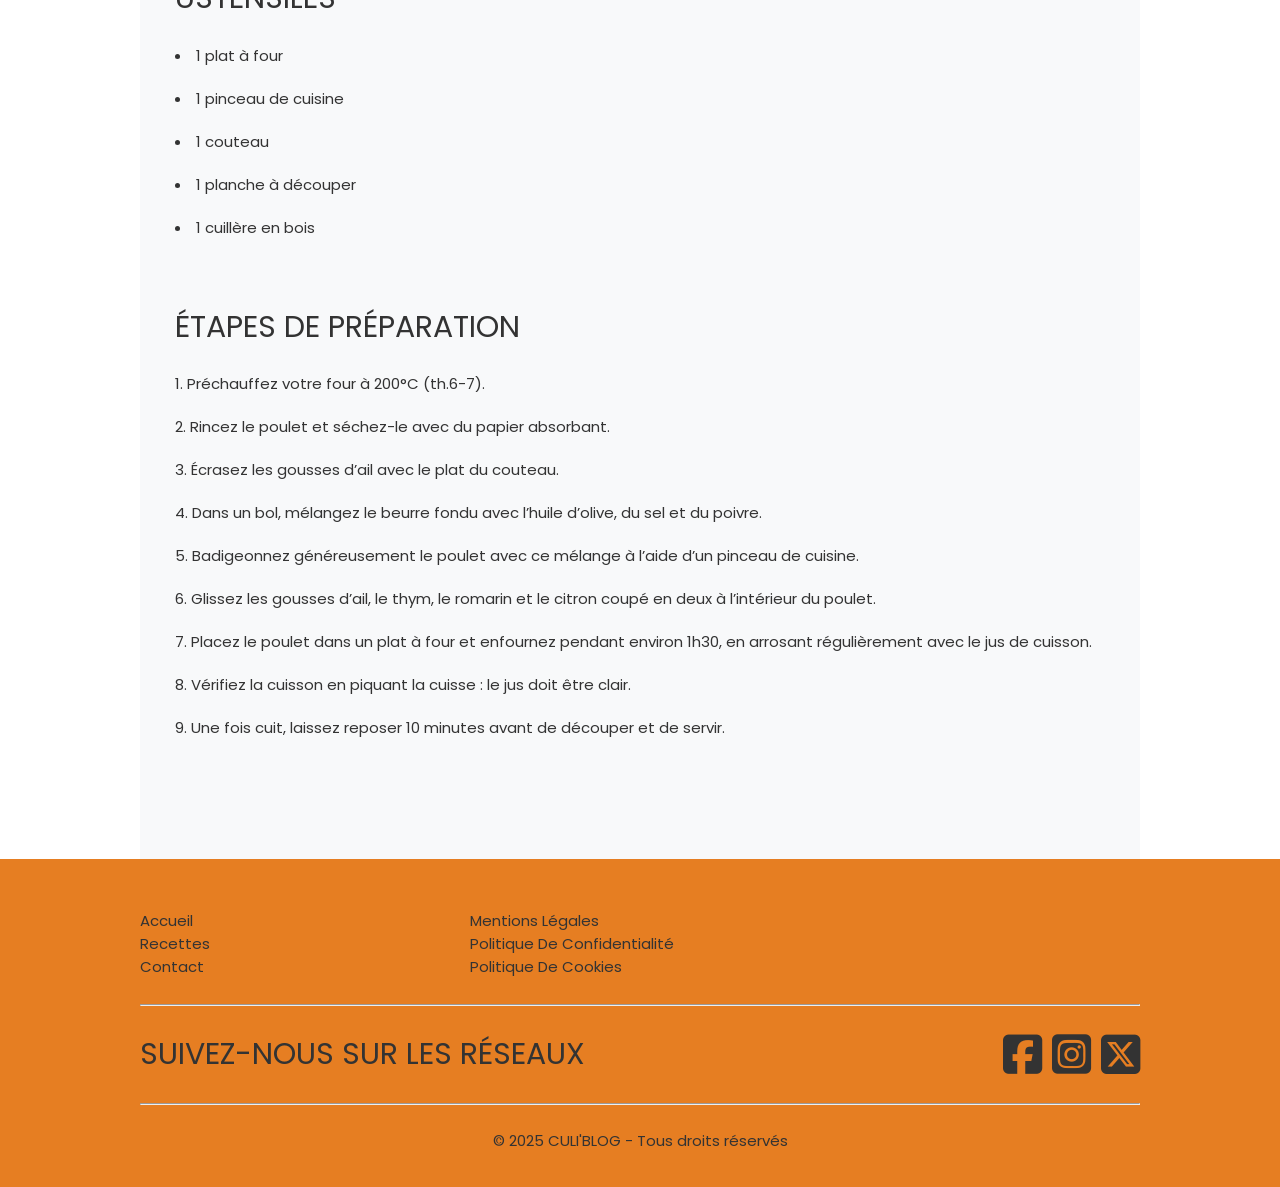
<file: recettes/poulet.html>
<!DOCTYPE html>
<html lang="fr">
<head>
    <meta charset="UTF-8">
    <meta name="viewport" content="width=device-width, initial-scale=1.0">
    <meta name="description" content="Culi'Blog - Découvrez des recettes simples et savoureuses pour égayer vos repas avec des ingrédients du quotidien." />
    <title>Culi'Blog</title>
    <link rel="stylesheet" href="../style.css">
    <link rel="preconnect" href="https://fonts.googleapis.com">
    <link rel="preconnect" href="https://fonts.gstatic.com" crossorigin>
    <link href="https://fonts.googleapis.com/css2?family=Poppins:ital,wght@0,100;0,200;0,300;0,400;0,500;0,600;0,700;0,800;0,900;1,100;1,200;1,300;1,400;1,500;1,600;1,700;1,800;1,900&family=Work+Sans:ital,wght@0,100..900;1,100..900&display=swap" rel="stylesheet">
    <link href="https://fonts.googleapis.com/css2?family=Merriweather:ital,wght@0,100;0,200;0,300;0,400;0,500;0,600;0,700;0,800;0,900;1,100;1,200;1,300;1,400;1,500;1,600;1,700;1,800;1,900&family=Work+Sans:ital,wght@0,100..900;1,100..900&display=swap" rel="stylesheet">
    <link rel="stylesheet" href="https://cdnjs.cloudflare.com/ajax/libs/font-awesome/6.7.2/css/all.min.css" integrity="sha512-Evv84Mr4kqVGRNSgIGL/F/aIDqQb7xQ2vcrdIwxfjThSH8CSR7PBEakCr51Ck+w+/U6swU2Im1vVX0SVk9ABhg==" crossorigin="anonymous" referrerpolicy="no-referrer" />
</head>
<body>
    <header>
        <nav class="navbar">
            <ul class="menus">
                <li class="menu"><a href="../index.html">accueil</a></li>
                <li class="menu"><a href="#">recettes</a></li>
                <li class="menu"><a href="../contact.html">contact</a></li>
            </ul>
        </nav>

        <div class="banner">
            <img class="banner-img" src="../img/poulet.jpg" alt="Un poulet rôti avec des herbes et légumes dans un plat en verre">
            <div class="banner-text">
                <h1>Poulet Rôti aux Herbes</h1>
            </div>

            <table class="receipe-info">
                <tbody>
                    <tr>
                        <td>Difficulté</td>
                        <td>Facile</td>
                    </tr>
                    <tr>
                        <td>Durée</td>
                        <td>1h30</td>
                    </tr>
                    <tr>
                        <td>Portion</td>
                        <td>4 à 6 personnes</td>
                    </tr>
                </tbody>
            </table>
        </div>
    </header>

    <main>

        <section>
            <h3>description</h3>
            <p>Le poulet rôti aux herbes est un classique indémodable qui ravit toute la famille. Croustillant à l'extérieur, tendre et juteux à l'intérieur, ce plat est sublimé par un mélange d'herbes aromatiques qui parfume délicieusement la viande. Facile à préparer, il ne nécessite que peu d’ingrédients et offre un résultat digne des plus grands repas du dimanche.</p>
            <p>Accompagné de pommes de terre rôties ou d’une salade fraîche, ce poulet rôti est une option idéale pour un repas savoureux et convivial.</p>
        </section>

        <section>
            <h3>ingrédients</h3>
            <ul class="ingredient-list">
                <li>1 poulet entier (environ 1,5 kg)</li>
                <li>4 gousses d’ail</li>
                <li>2 cuillères à soupe d’huile d’olive</li>
                <li>50 g de beurre</li>
                <li>1 bouquet de thym frais</li>
                <li>1 bouquet de romarin</li>
                <li>1 citron</li>
                <li>Sel et poivre au goût</li>
            </ul>
        </section>

        <section>
            <h3>ustensiles</h3>
            <ul class="ingredient-list">
                <li>1 plat à four</li>
                <li>1 pinceau de cuisine</li>
                <li>1 couteau</li>
                <li>1 planche à découper</li>
                <li>1 cuillère en bois</li>
            </ul>
        </section>

        <section>
            <h3>étapes de préparation</h3>
            <ul class="step-list">
                <li>Préchauffez votre four à 200°C (th.6-7).</li>
                <li>Rincez le poulet et séchez-le avec du papier absorbant.</li>
                <li>Écrasez les gousses d’ail avec le plat du couteau.</li>
                <li>Dans un bol, mélangez le beurre fondu avec l’huile d’olive, du sel et du poivre.</li>
                <li>Badigeonnez généreusement le poulet avec ce mélange à l’aide d’un pinceau de cuisine.</li>
                <li>Glissez les gousses d’ail, le thym, le romarin et le citron coupé en deux à l’intérieur du poulet.</li>
                <li>Placez le poulet dans un plat à four et enfournez pendant environ 1h30, en arrosant régulièrement avec le jus de cuisson.</li>
                <li>Vérifiez la cuisson en piquant la cuisse : le jus doit être clair.</li>
                <li>Une fois cuit, laissez reposer 10 minutes avant de découper et de servir.</li>
            </ul>
        </section>

    </main>

    <footer>
        <nav>
            <ul>
                <li><a href="../index.html">accueil</a></li>
                <li><a href="#">recettes</a></li>
                <li><a href="../contact.html">contact</a></li>
            </ul>
            <ul>
                <li><a href="#">mentions légales</a></li>
                <li><a href="#">politique de confidentialité</a></li>
                <li><a href="#">politique de cookies</a></li>
            </ul>
        </nav>

        <hr>

        <div class="socials">
            <h3>suivez-nous sur les réseaux</h3>
            <div class="icons">
                <i class="fa-brands fa-square-facebook fa-3x"></i>
                <i class="fa-brands fa-square-instagram fa-3x"></i>
                <i class="fa-brands fa-square-x-twitter fa-3x"></i>
            </div>
        </div>
        
        <hr>
        <p class="copyright">© 2025 CULI'BLOG - Tous droits réservés</p>

    </footer>

</body>
</html>
</file>
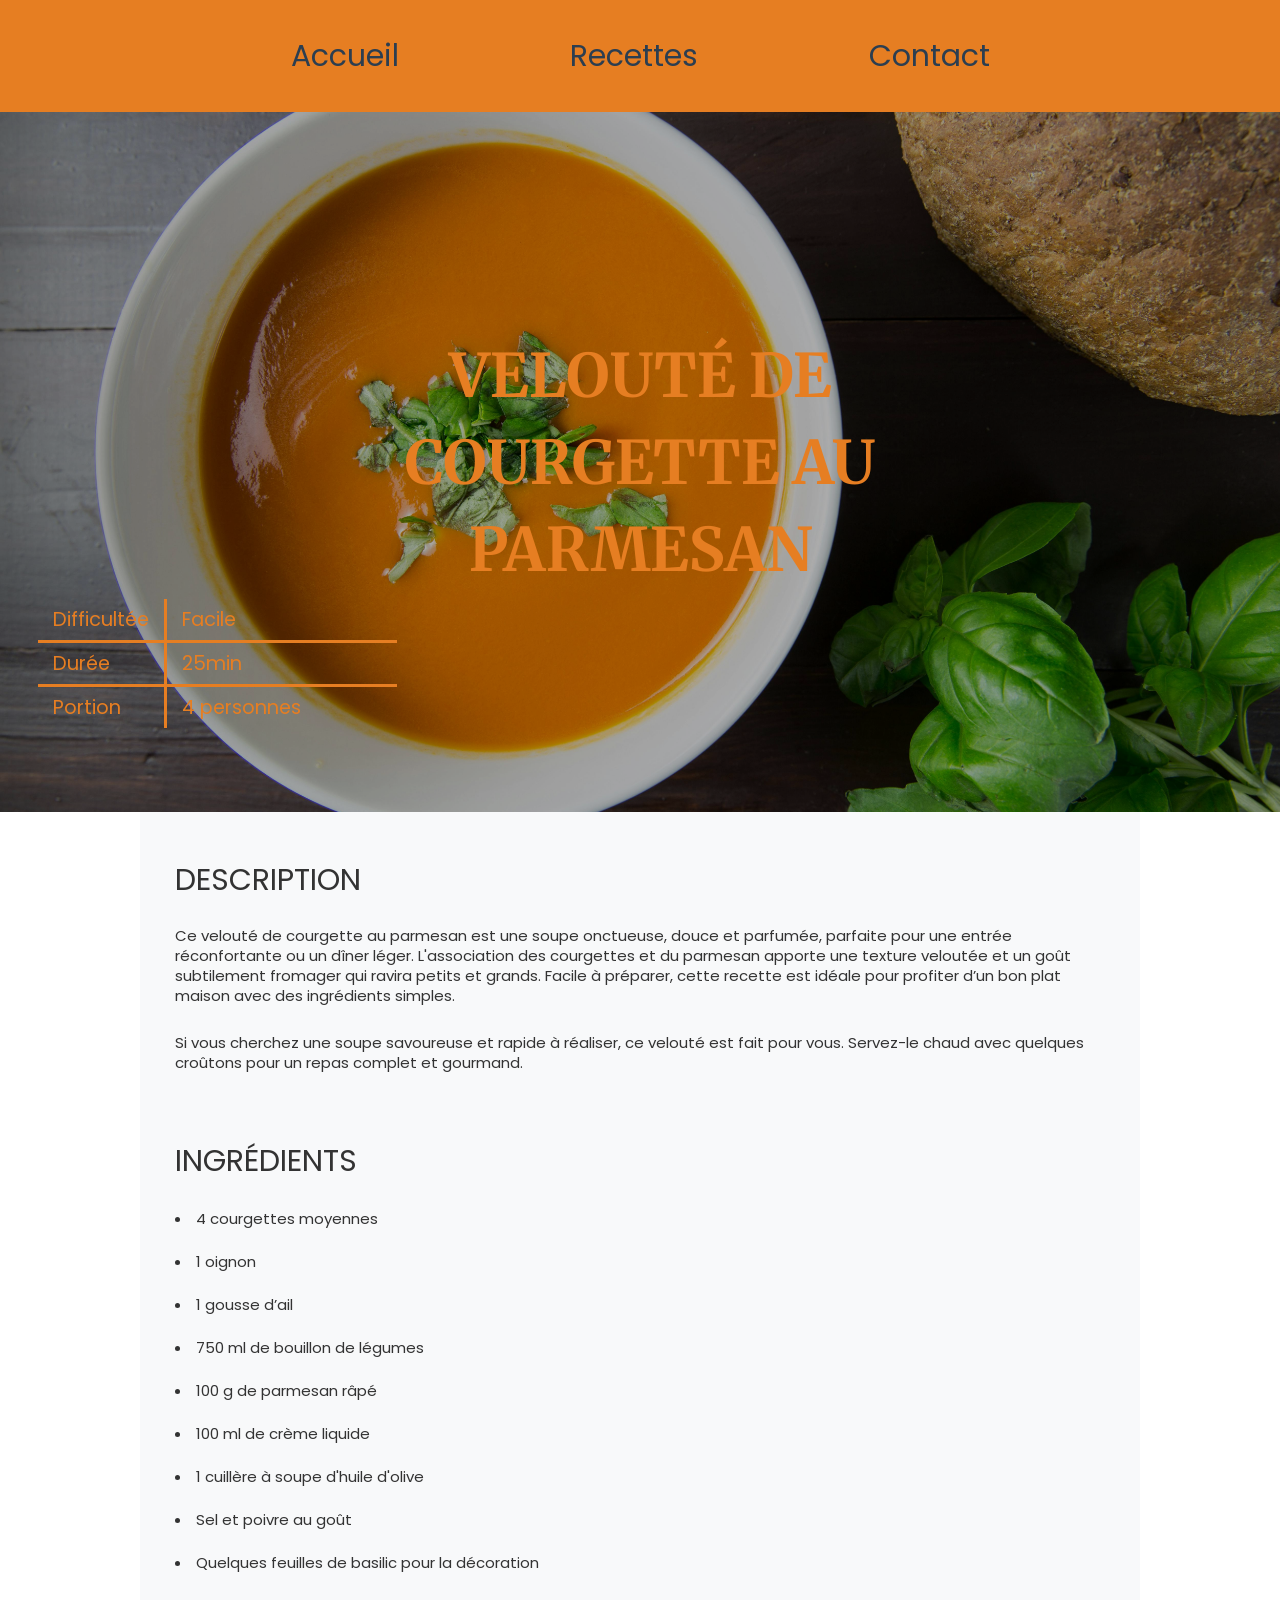
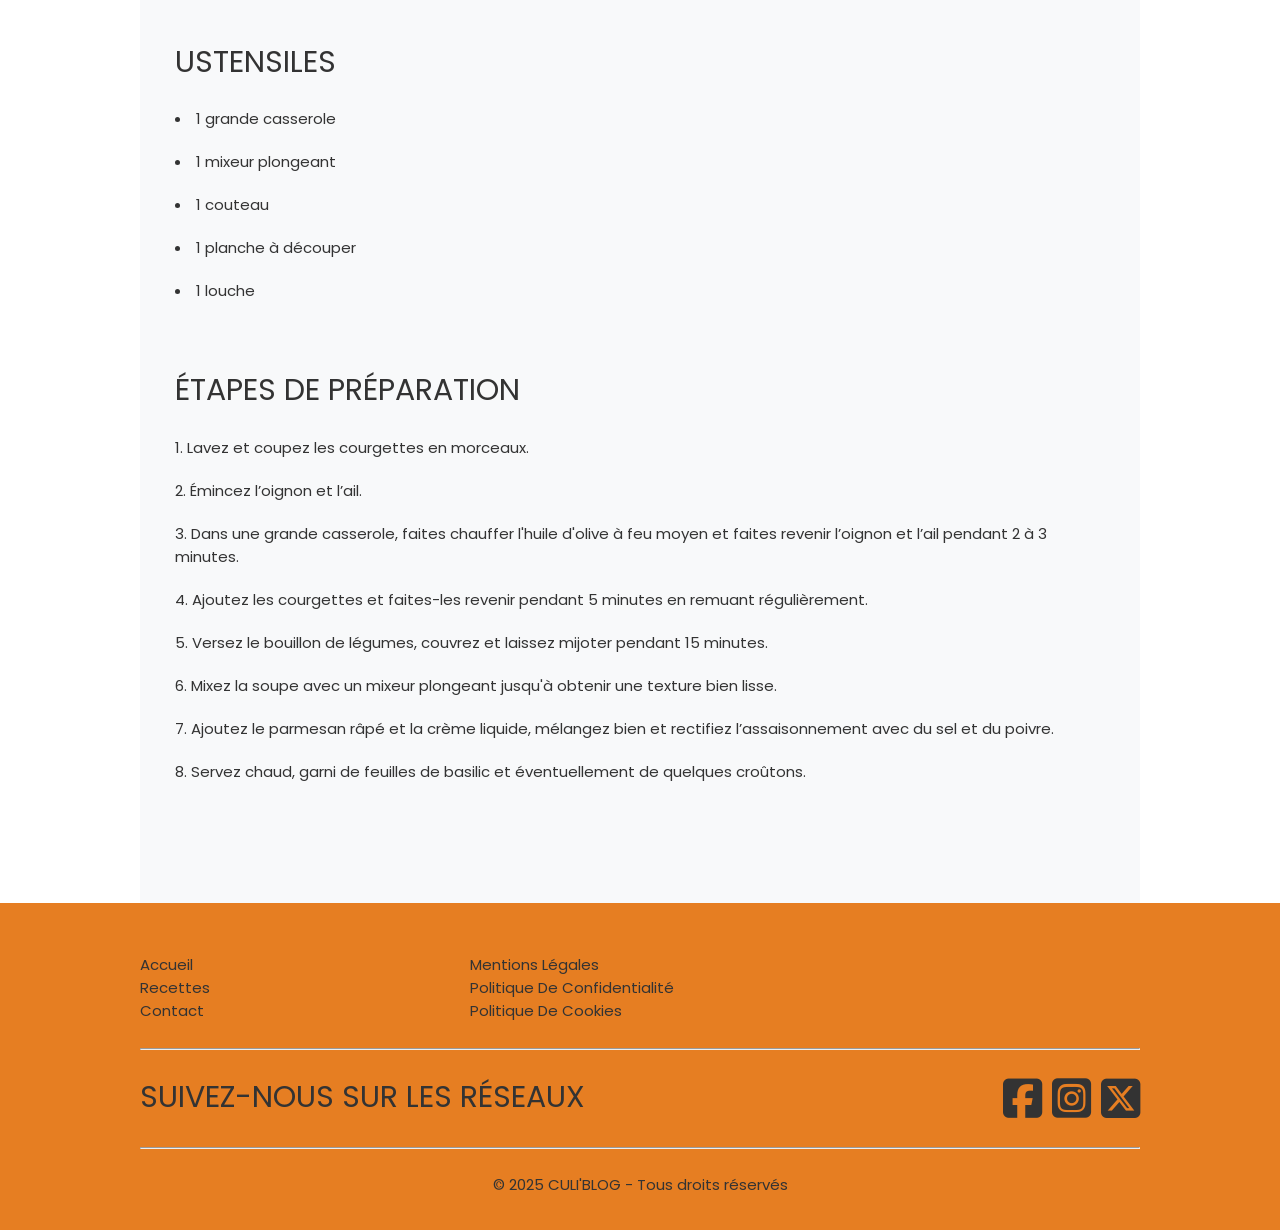
<file: recettes/soupe.html>
<!DOCTYPE html>
<html lang="fr">
<head>
    <meta charset="UTF-8">
    <meta name="viewport" content="width=device-width, initial-scale=1.0">
    <meta name="description" content="Culi'Blog - Découvrez des recettes simples et savoureuses pour égayer vos repas avec des ingrédients du quotidien." />
    <title>Culi'Blog</title>
    <link rel="stylesheet" href="../style.css">
    <link rel="preconnect" href="https://fonts.googleapis.com">
    <link rel="preconnect" href="https://fonts.gstatic.com" crossorigin>
    <link href="https://fonts.googleapis.com/css2?family=Poppins:ital,wght@0,100;0,200;0,300;0,400;0,500;0,600;0,700;0,800;0,900;1,100;1,200;1,300;1,400;1,500;1,600;1,700;1,800;1,900&family=Work+Sans:ital,wght@0,100..900;1,100..900&display=swap" rel="stylesheet">
    <link href="https://fonts.googleapis.com/css2?family=Merriweather:ital,wght@0,100;0,200;0,300;0,400;0,500;0,600;0,700;0,800;0,900;1,100;1,200;1,300;1,400;1,500;1,600;1,700;1,800;1,900&family=Work+Sans:ital,wght@0,100..900;1,100..900&display=swap" rel="stylesheet">
    <link rel="stylesheet" href="https://cdnjs.cloudflare.com/ajax/libs/font-awesome/6.7.2/css/all.min.css" integrity="sha512-Evv84Mr4kqVGRNSgIGL/F/aIDqQb7xQ2vcrdIwxfjThSH8CSR7PBEakCr51Ck+w+/U6swU2Im1vVX0SVk9ABhg==" crossorigin="anonymous" referrerpolicy="no-referrer" />
</head>
<body>
    <header>
        <nav class="navbar">
            <ul class="menus">
                <li class="menu"><a href="../index.html">accueil</a></li>
                <li class="menu"><a href="#">recettes</a></li>
                <li class="menu"><a href="../contact.html">contact</a></li>
            </ul>
        </nav>

        <div class="banner">
            <img class="banner-img" src="../img/soupe.jpg" alt="Une bol contenant un velouté de courgettes avec des herbes sur le dessus">
            <div class="banner-text">
                <h1>Velouté de Courgette au Parmesan</h1>
            </div>

            <table class="receipe-info">
                <tbody>
                    <tr>
                        <td>Difficultée</td>
                        <td>Facile</td>
                    </tr>
                    <tr>
                        <td>Durée</td>
                        <td>25min</td>
                    </tr>
                    <tr>
                        <td>Portion</td>
                        <td>4 personnes</td>
                    </tr>
                </tbody>
            </table>
        </div>
    </header>

    <main>

        <section>
            <h3>description</h3>
            <p>Ce velouté de courgette au parmesan est une soupe onctueuse, douce et parfumée, parfaite pour une entrée réconfortante ou un dîner léger. L'association des courgettes et du parmesan apporte une texture veloutée et un goût subtilement fromager qui ravira petits et grands. Facile à préparer, cette recette est idéale pour profiter d’un bon plat maison avec des ingrédients simples.</p>
            <p>Si vous cherchez une soupe savoureuse et rapide à réaliser, ce velouté est fait pour vous. Servez-le chaud avec quelques croûtons pour un repas complet et gourmand.</p>
        </section>

        <section>
            <h3>ingrédients</h3>
            <ul class="ingredient-list">
                <li>4 courgettes moyennes</li>
                <li>1 oignon</li>
                <li>1 gousse d’ail</li>
                <li>750 ml de bouillon de légumes</li>
                <li>100 g de parmesan râpé</li>
                <li>100 ml de crème liquide</li>
                <li>1 cuillère à soupe d'huile d'olive</li>
                <li>Sel et poivre au goût</li>
                <li>Quelques feuilles de basilic pour la décoration</li>
            </ul>
        </section>

        <section>
            <h3>ustensiles</h3>
            <ul class="ingredient-list">
                <li>1 grande casserole</li>
                <li>1 mixeur plongeant</li>
                <li>1 couteau</li>
                <li>1 planche à découper</li>
                <li>1 louche</li>
            </ul>
        </section>

        <section>
            <h3>étapes de préparation</h3>
            <ul class="step-list">
                <li>Lavez et coupez les courgettes en morceaux.</li>
                <li>Émincez l’oignon et l’ail.</li>
                <li>Dans une grande casserole, faites chauffer l'huile d'olive à feu moyen et faites revenir l’oignon et l’ail pendant 2 à 3 minutes.</li>
                <li>Ajoutez les courgettes et faites-les revenir pendant 5 minutes en remuant régulièrement.</li>
                <li>Versez le bouillon de légumes, couvrez et laissez mijoter pendant 15 minutes.</li>
                <li>Mixez la soupe avec un mixeur plongeant jusqu'à obtenir une texture bien lisse.</li>
                <li>Ajoutez le parmesan râpé et la crème liquide, mélangez bien et rectifiez l’assaisonnement avec du sel et du poivre.</li>
                <li>Servez chaud, garni de feuilles de basilic et éventuellement de quelques croûtons.</li>
            </ul>
        </section>

    </main>

    <footer>
        <nav>
            <ul>
                <li><a href="../index.html">accueil</a></li>
                <li><a href="#">recettes</a></li>
                <li><a href="../contact.html">contact</a></li>
            </ul>
            <ul>
                <li><a href="#">mentions légales</a></li>
                <li><a href="#">politique de confidentialité</a></li>
                <li><a href="#">politique de cookies</a></li>
            </ul>
        </nav>

        <hr>

        <div class="socials">
            <h3>suivez-nous sur les réseaux</h3>
            <div class="icons">
                <i class="fa-brands fa-square-facebook fa-3x"></i>
                <i class="fa-brands fa-square-instagram fa-3x"></i>
                <i class="fa-brands fa-square-x-twitter fa-3x"></i>
            </div>
        </div>
        
        <hr>
        <p class="copyright">© 2025 CULI'BLOG - Tous droits réservés</p>

    </footer>

</body>
</html>
</file>
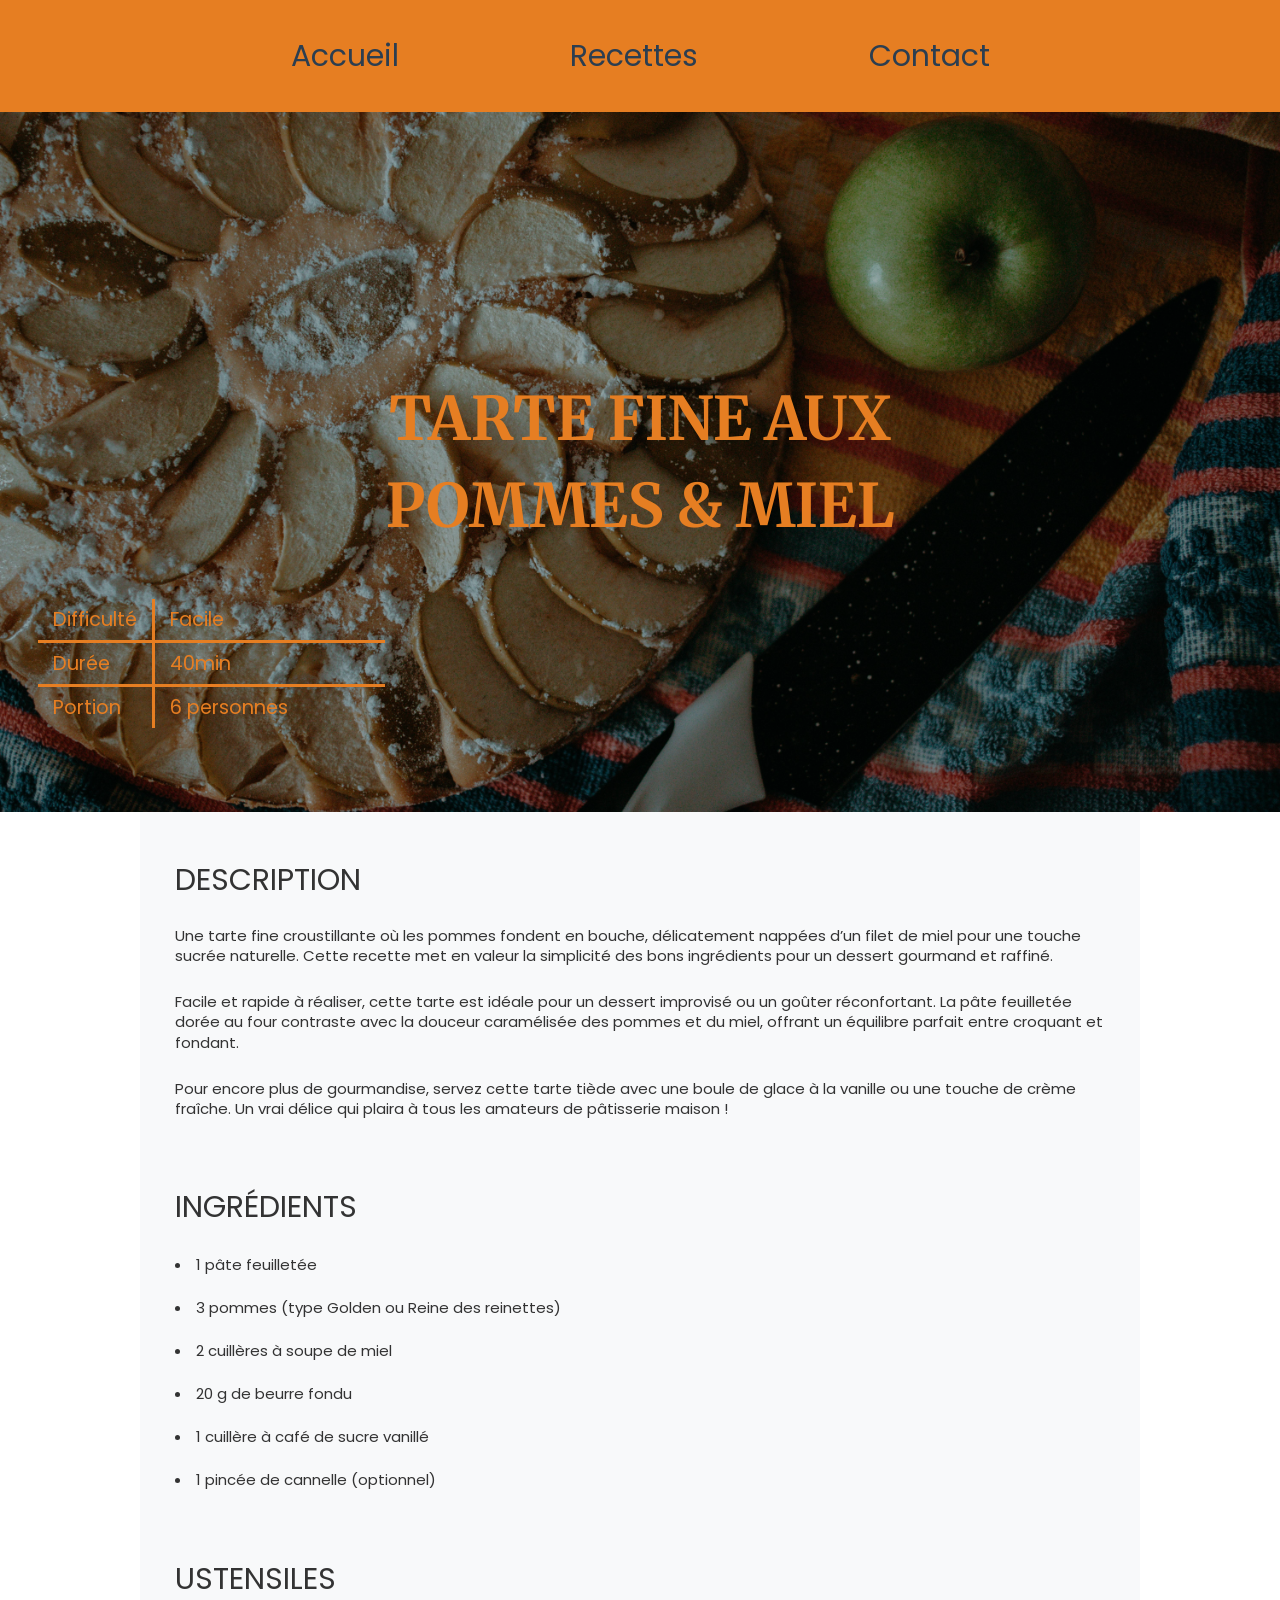
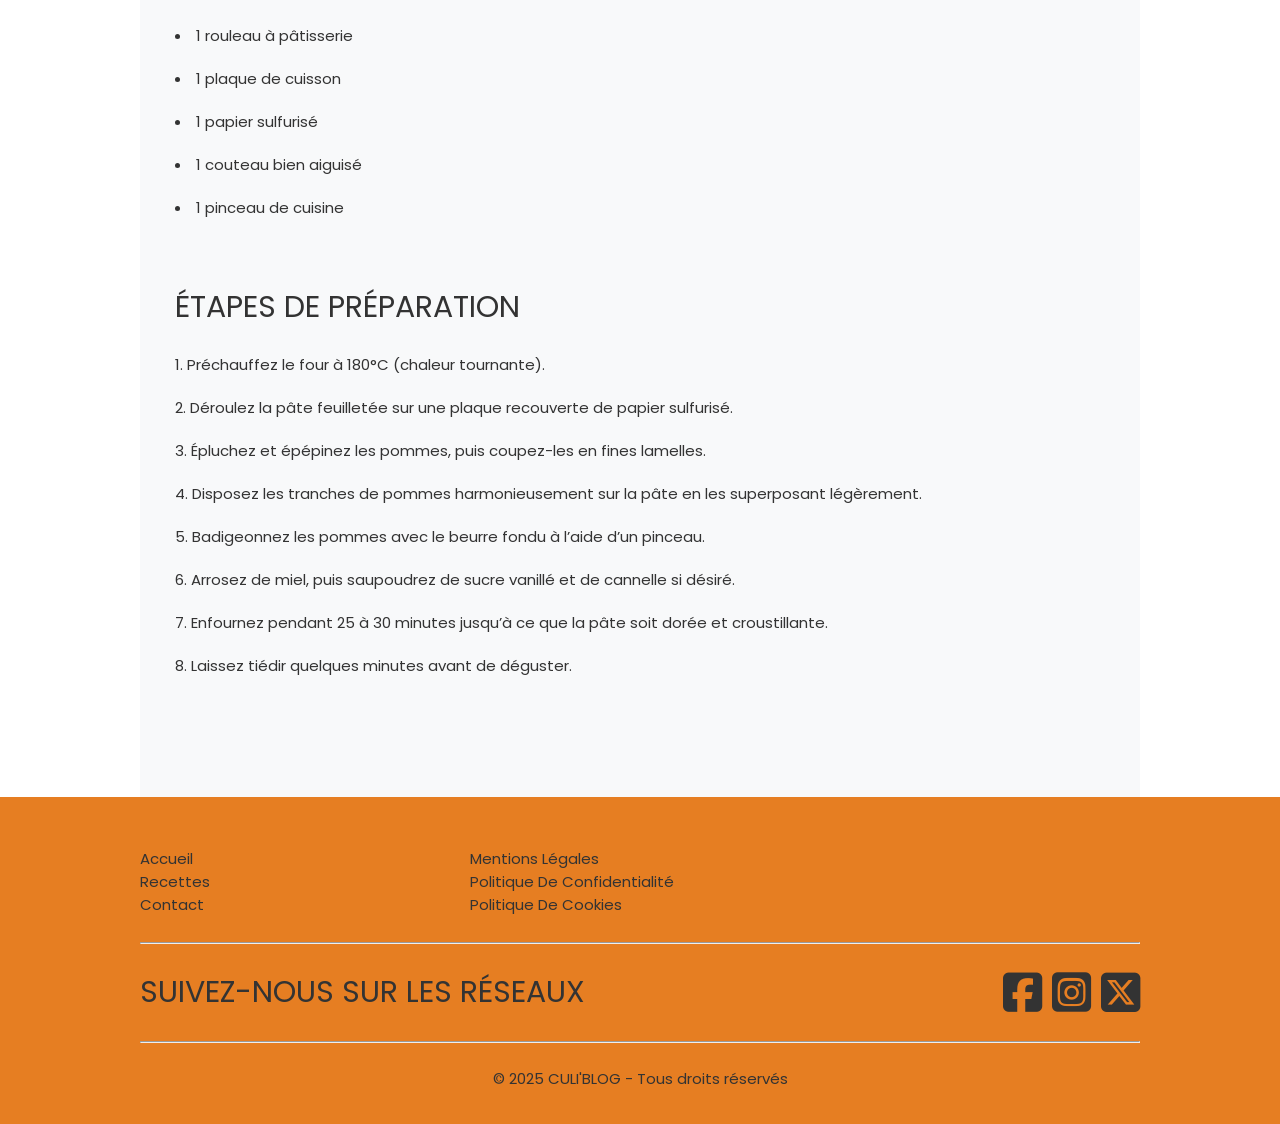
<file: recettes/tarte.html>
<!DOCTYPE html>
<html lang="fr">
<head>
    <meta charset="UTF-8">
    <meta name="viewport" content="width=device-width, initial-scale=1.0">
    <meta name="description" content="Culi'Blog - Découvrez des recettes simples et savoureuses pour égayer vos repas avec des ingrédients du quotidien." />
    <title>Culi'Blog</title>
    <link rel="stylesheet" href="../style.css">
    <link rel="preconnect" href="https://fonts.googleapis.com">
    <link rel="preconnect" href="https://fonts.gstatic.com" crossorigin>
    <link href="https://fonts.googleapis.com/css2?family=Poppins:ital,wght@0,100;0,200;0,300;0,400;0,500;0,600;0,700;0,800;0,900;1,100;1,200;1,300;1,400;1,500;1,600;1,700;1,800;1,900&family=Work+Sans:ital,wght@0,100..900;1,100..900&display=swap" rel="stylesheet">
    <link href="https://fonts.googleapis.com/css2?family=Merriweather:ital,wght@0,100;0,200;0,300;0,400;0,500;0,600;0,700;0,800;0,900;1,100;1,200;1,300;1,400;1,500;1,600;1,700;1,800;1,900&family=Work+Sans:ital,wght@0,100..900;1,100..900&display=swap" rel="stylesheet">
    <link rel="stylesheet" href="https://cdnjs.cloudflare.com/ajax/libs/font-awesome/6.7.2/css/all.min.css" integrity="sha512-Evv84Mr4kqVGRNSgIGL/F/aIDqQb7xQ2vcrdIwxfjThSH8CSR7PBEakCr51Ck+w+/U6swU2Im1vVX0SVk9ABhg==" crossorigin="anonymous" referrerpolicy="no-referrer" />
</head>
<body>
    <header>
        <nav class="navbar">
            <ul class="menus">
                <li class="menu"><a href="../index.html">accueil</a></li>
                <li class="menu"><a href="#">recettes</a></li>
                <li class="menu"><a href="../contact.html">contact</a></li>
            </ul>
        </nav>
        <div class="banner">
            <img class="banner-img" src="../img/tarte.jpg" alt="Une tarte au pommes posée sur une table, avec une pomme et un couteau à côté">
            <div class="banner-text">
                <h1>tarte fine aux pommes & miel</h1>
            </div>
            <table class="receipe-info">
                <tbody>
                    <tr>
                        <td>Difficulté</td>
                        <td>Facile</td>
                    </tr>
                    <tr>
                        <td>Durée</td>
                        <td>40min</td>
                    </tr>
                    <tr>
                        <td>Portion</td>
                        <td>6 personnes</td>
                    </tr>
                </tbody>
            </table>
        </div>
    </header>
    <main>
        <section>
            <h3>description</h3>
            <p>Une tarte fine croustillante où les pommes fondent en bouche, délicatement nappées d’un filet de miel pour une touche sucrée naturelle. Cette recette met en valeur la simplicité des bons ingrédients pour un dessert gourmand et raffiné.</p>
            <p>Facile et rapide à réaliser, cette tarte est idéale pour un dessert improvisé ou un goûter réconfortant. La pâte feuilletée dorée au four contraste avec la douceur caramélisée des pommes et du miel, offrant un équilibre parfait entre croquant et fondant.</p>
            <p>Pour encore plus de gourmandise, servez cette tarte tiède avec une boule de glace à la vanille ou une touche de crème fraîche. Un vrai délice qui plaira à tous les amateurs de pâtisserie maison !</p>
        </section>
        <section>
            <h3>ingrédients</h3>
            <ul class="ingredient-list">
                <li>1 pâte feuilletée</li>
                <li>3 pommes (type Golden ou Reine des reinettes)</li>
                <li>2 cuillères à soupe de miel</li>
                <li>20 g de beurre fondu</li>
                <li>1 cuillère à café de sucre vanillé</li>
                <li>1 pincée de cannelle (optionnel)</li>
            </ul>
        </section>
        <section>
            <h3>ustensiles</h3>
            <ul class="ingredient-list">
                <li>1 rouleau à pâtisserie</li>
                <li>1 plaque de cuisson</li>
                <li>1 papier sulfurisé</li>
                <li>1 couteau bien aiguisé</li>
                <li>1 pinceau de cuisine</li>
            </ul>
        </section>
        <section>
            <h3>étapes de préparation</h3>
            <ul class="step-list">
                <li>Préchauffez le four à 180°C (chaleur tournante).</li>
                <li>Déroulez la pâte feuilletée sur une plaque recouverte de papier sulfurisé.</li>
                <li>Épluchez et épépinez les pommes, puis coupez-les en fines lamelles.</li>
                <li>Disposez les tranches de pommes harmonieusement sur la pâte en les superposant légèrement.</li>
                <li>Badigeonnez les pommes avec le beurre fondu à l’aide d’un pinceau.</li>
                <li>Arrosez de miel, puis saupoudrez de sucre vanillé et de cannelle si désiré.</li>
                <li>Enfournez pendant 25 à 30 minutes jusqu’à ce que la pâte soit dorée et croustillante.</li>
                <li>Laissez tiédir quelques minutes avant de déguster.</li>
            </ul>
        </section>

    </main>
    <footer>
        <nav>
            <ul>
                <li><a href="../index.html">accueil</a></li>
                <li><a href="#">recettes</a></li>
                <li><a href="../contact.html">contact</a></li>
            </ul>
            <ul>
                <li><a href="#">mentions légales</a></li>
                <li><a href="#">politique de confidentialité</a></li>
                <li><a href="#">politique de cookies</a></li>
            </ul>
        </nav>
        <hr>
        <div class="socials">
            <h3>suivez-nous sur les réseaux</h3>
            <div class="icons">
                <i class="fa-brands fa-square-facebook fa-3x"></i>
                <i class="fa-brands fa-square-instagram fa-3x"></i>
                <i class="fa-brands fa-square-x-twitter fa-3x"></i>
            </div>
        </div>
        <hr>
        <p class="copyright">© 2025 CULI'BLOG - Tous droits réservés</p>
    </footer>
</body>
</html>
</file>
<file: style.css>
:root {
    --primary: #E67E22;
    --secondary: #2C3E50;
    --dark: #333333;
    --light: #F8F9FA;
}

html {
    font-size: 15px;
}

html, body, body * {
    margin: 0;
    padding: 0;
    font-family: Poppins;
    color: var(--dark);
    font-weight: 400;
    text-decoration: none;
    list-style-type: none;
    list-style: none;
}

h1 {
    font-family: Merriweather;
    font-size: 4rem;
    font-weight: 700;
    text-transform: uppercase;
    line-height: 5.8rem;
    color: var(--primary);
}

h2 {
    font-size: 3rem;
    font-weight: 600;
    text-transform: uppercase;
    line-height: 3.2rem;
}

h3 {
    font-size: 2rem;
    text-transform: uppercase;
    line-height: 2.5rem;
    height: max-content;
}

p {
    line-height: 1.35rem;
}

p > span {
    font-weight: 600;
}

.button {
    width: 188px;
    background-color: #fff;
    border: 2px solid var(--secondary);
    border-radius: 10px;
    padding: 10px;
    font-family: Merriweather;
    text-transform: uppercase;
    font-weight: 700;
    color: var(--secondary);
    text-align: center;
}

.button:hover {
    background-color: var(--secondary);
    color: #fff;
}

.navbar {
    height: 112px;
    background-color: var(--primary);
    align-content: center;
}

.menus {
    display: flex;
    padding: 0;
    gap: 171px;
    justify-content: center;
}

.menu > a {
    font-family: Poppins;
    font-size: 2rem;
    text-transform: capitalize;
    color : var(--secondary);
    position: relative;
}

.menu > a:hover::after {
    content: "";
    position: absolute;
    bottom: -5px;
    left: 50%;
    transform: translate(-50%);
    width: 66%;
    height: 2px;
    background-color: var(--secondary);
}

.banner {
    position: relative;
    height: 700px;
}

.banner::before {
    content: "";
    position: absolute;
    top: 0;
    left: 0;
    width: 100%;
    height: 100%;
    background: rgba(0, 0, 0, 0.33);
    z-index: 1;
  }

.banner-img {
    width: 100%;
    height: 100%;
    object-fit: cover;
}

.banner-text {
    position: absolute;
    top: 50%;
    left: 50%;
    transform: translate(-50%, -50%);
    display: flex;
    flex-direction: column;
    z-index: 2;
}

.banner-text > h1,
.banner-text > p {
    align-self: center;
    text-align: center;
}

.banner-text > p {
    width: 77%;
}

.receipe-info {
    position: absolute;
    bottom: 12%;
    left: 3%;
    border-collapse: collapse;
    z-index: 2;
}

.receipe-info tr {
    border-bottom: 3px solid var(--primary);
    position: relative;
}

.receipe-info tr:last-child {
    border-bottom: none;
}

.receipe-info td {
    color: var(--primary);
    padding: 6px 15px;
    font-size: 1.3rem;
}

.receipe-info tr > td:last-child {
    width: 200px;
}

.receipe-info td:first-child {
    border-right: 3px solid var(--primary);
}

main {
    background: var(--light);
    margin: 0 140px;
    padding: 50px 35px;
}

main h2 {
    margin-bottom: 50px;
}

main section {
    margin-bottom: 70px;
    display: flex;
    flex-direction: column;
    gap: 26px;
}

.card-list {
    display: flex;
    flex-direction: column;
    gap: 100px;
}

.card {
    display: flex;
    gap: 49px;
}

.card div {
    display: flex;
    flex-direction: column;
    gap: 26px;
}

.card > img {
    width: 505px;
    height: 284px;
    object-fit: cover;
    display: block;
    border-radius: 10px;
}

footer {
    background-color: var(--primary);
    margin: 0 ;
    padding: 50px 140px 35px 140px;
}

footer nav {
    display: flex;
}

footer ul {
    width: 33%;
}

footer a {
    text-transform: capitalize;
}

footer hr {
    margin: 26px 0;
}

.socials {
    display: flex;
    justify-content: space-between;
    align-items: center;
}

.icons {
    display: flex;
    gap: 10px;
    align-items: center;
}

.copyright {
    text-align: center;
}

.ingredient-list, .step-list {
    display: flex;
    flex-direction: column;
    gap: 20px;
}

.ingredient-list > li {
    list-style: disc;
    list-style-position: inside;
}

.step-list > li {
    list-style: decimal;
    list-style-position: inside;
}

.contact {
    display: flex;
    flex-direction: column;
    justify-content: center;
    text-align: center;
    margin: 0 200px;
    gap: 100px;
}

.contact > div {
    display: flex;
    flex-direction: column;
    gap: 26px;
}

form {
    display: flex;
    flex-direction: column;
    gap: 26px;
}

form input,
form textarea {
    outline: none;
    border: solid 1px var(--dark);
    padding: 10px;
    font-size: 1rem;
}

form textarea {
    resize: vertical;
    height: 100px;
}

form > .button {
    align-self: center;
}
</file>
